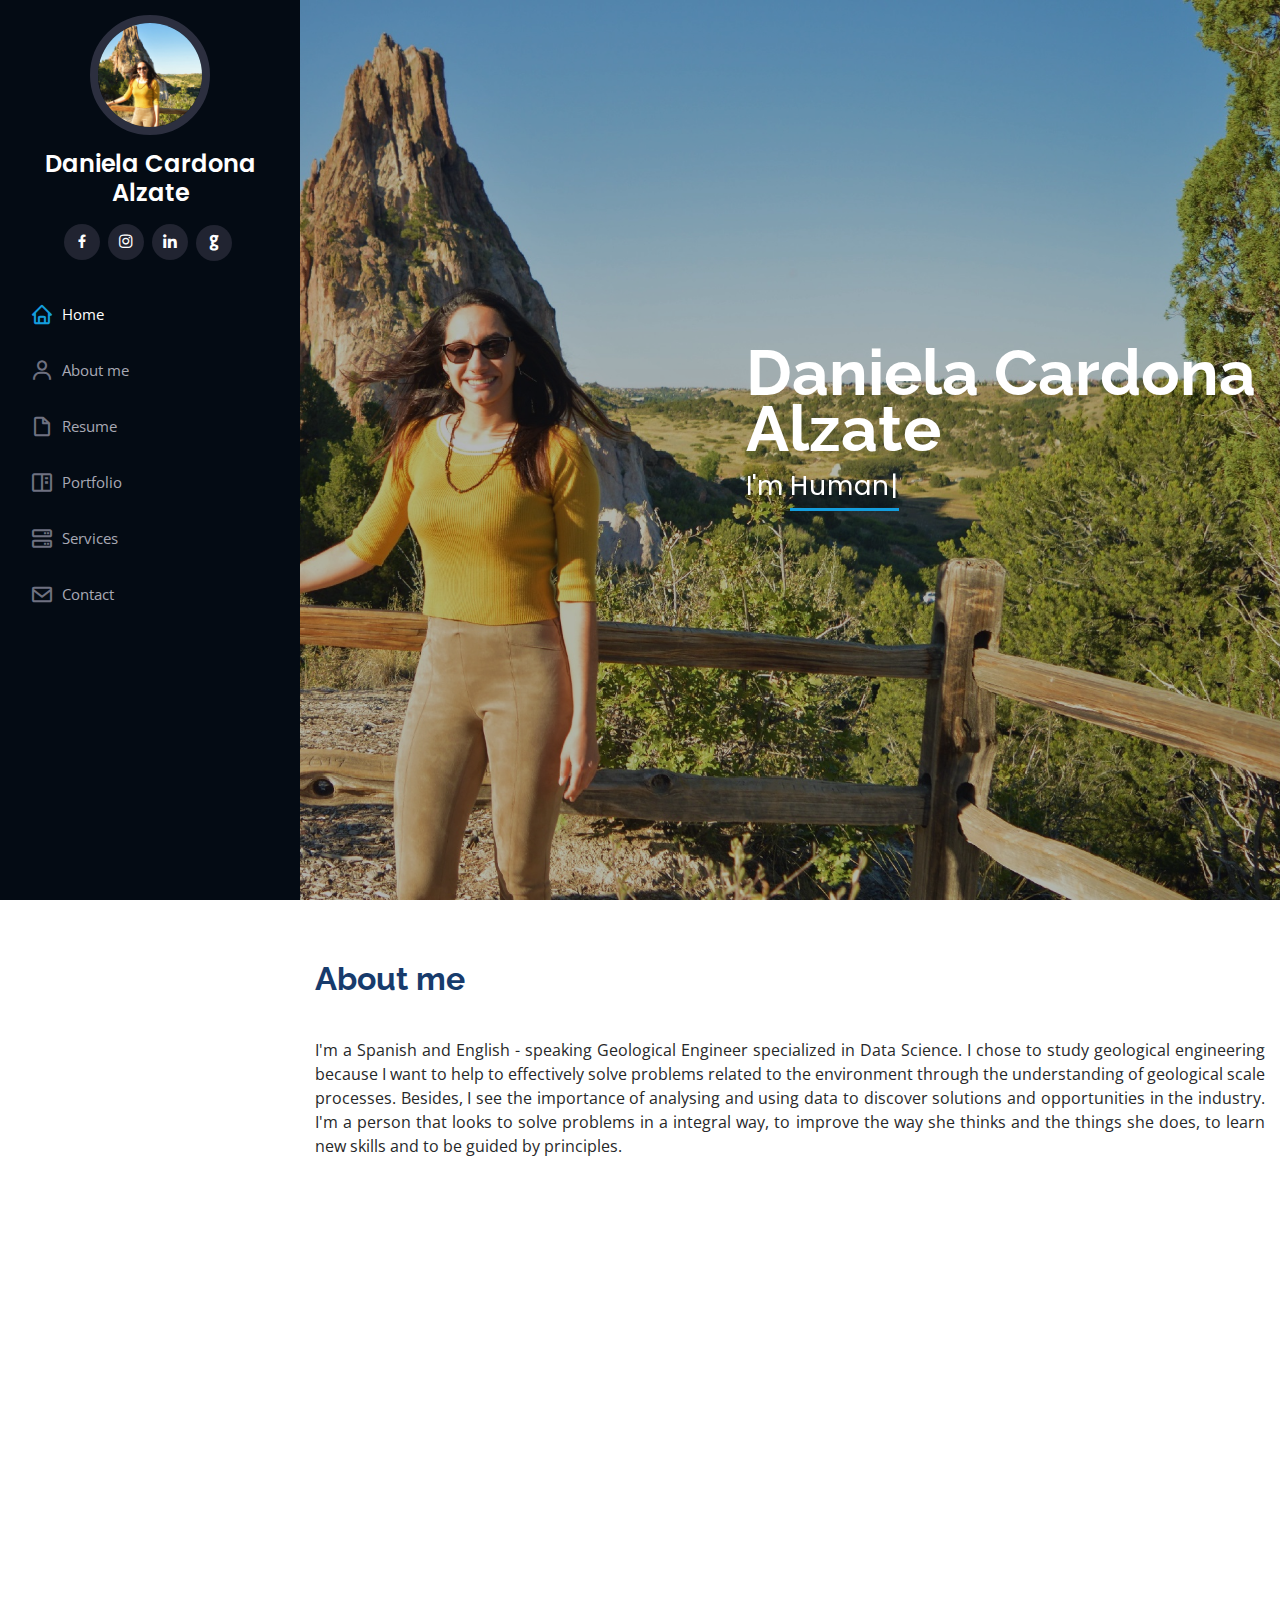
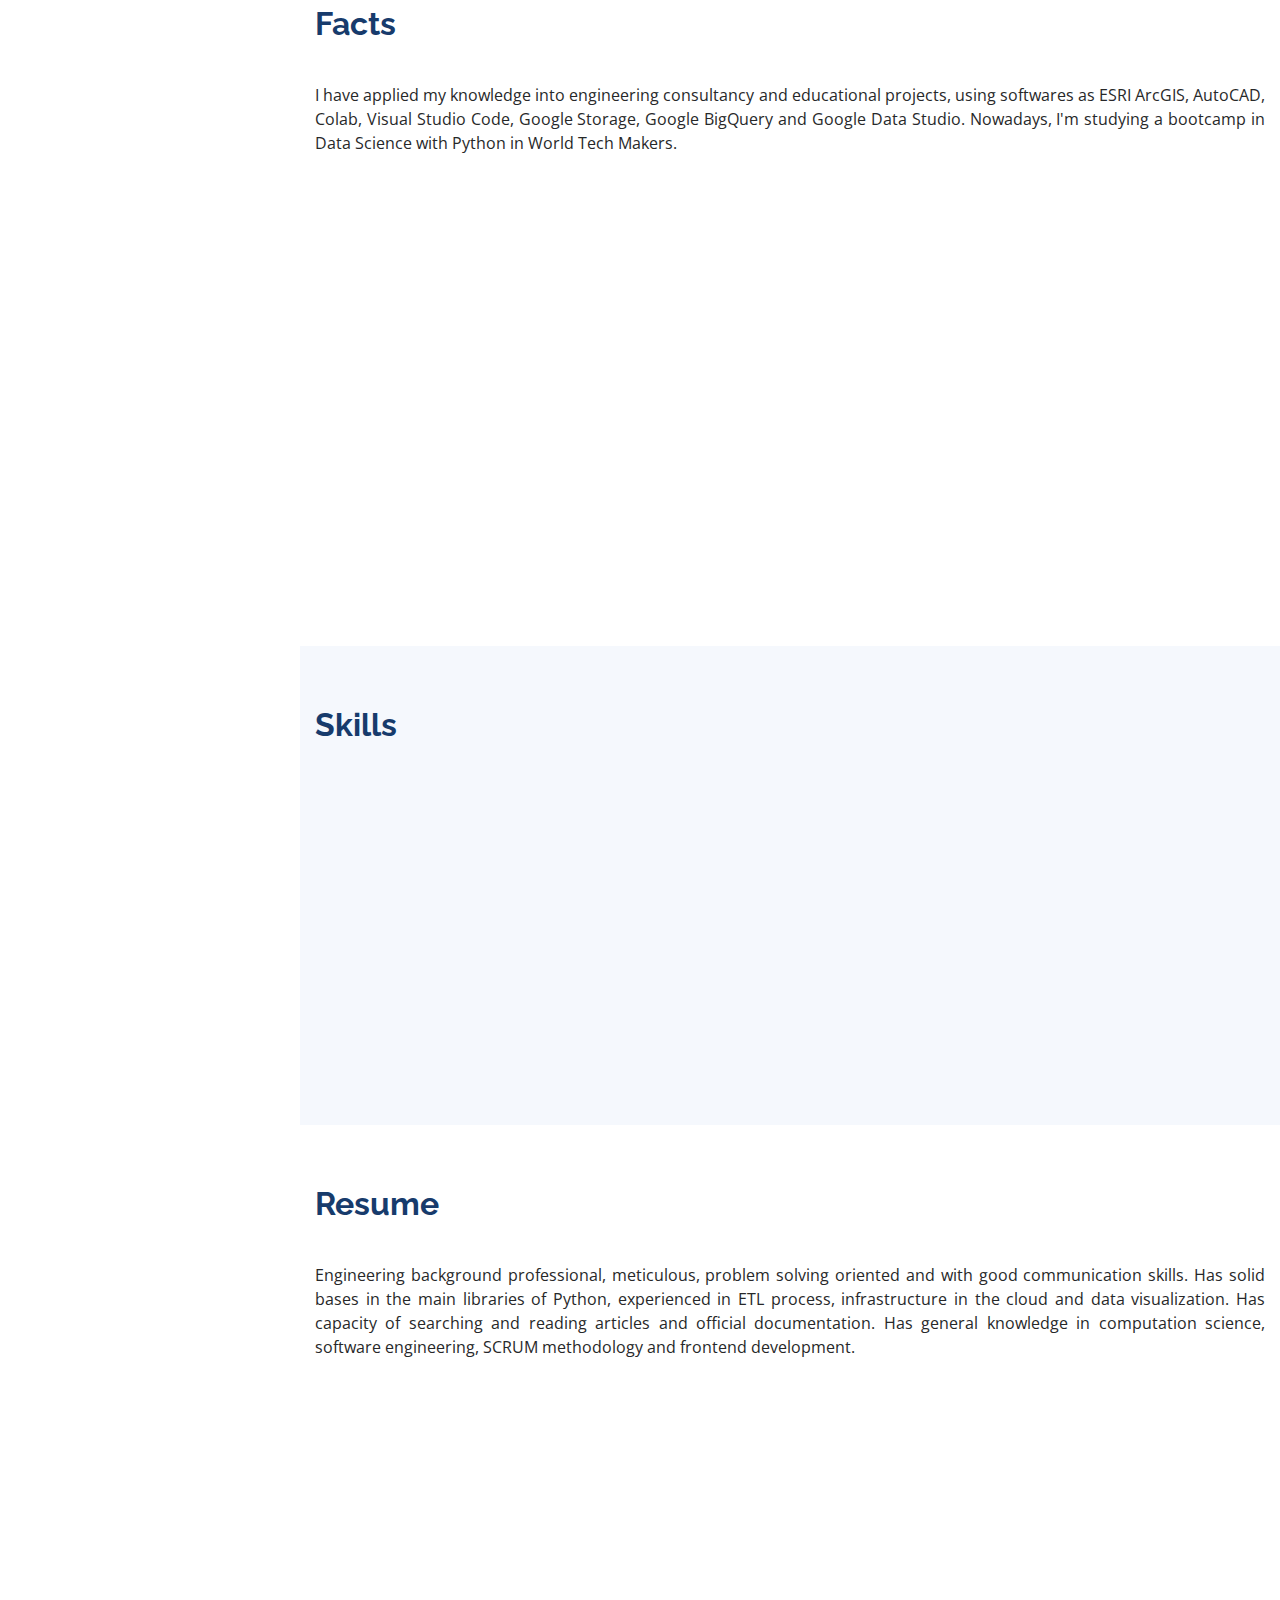
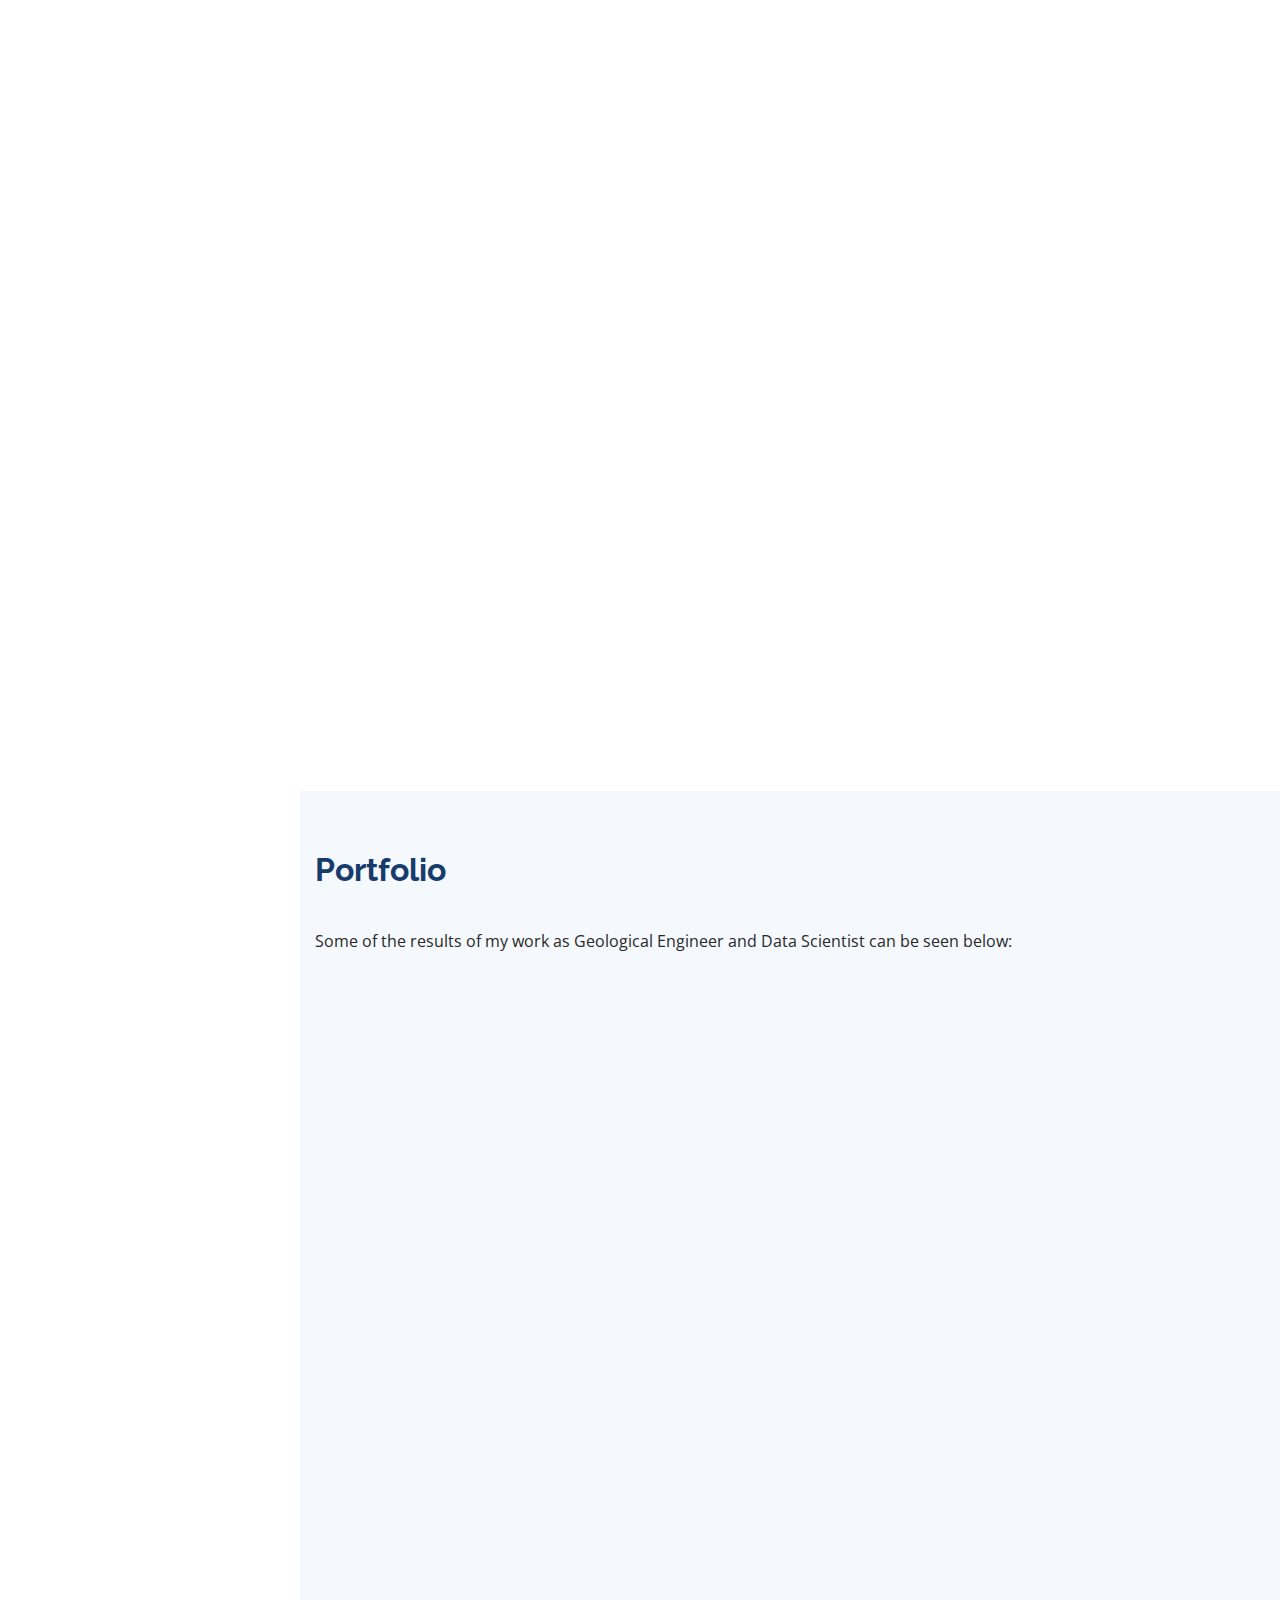
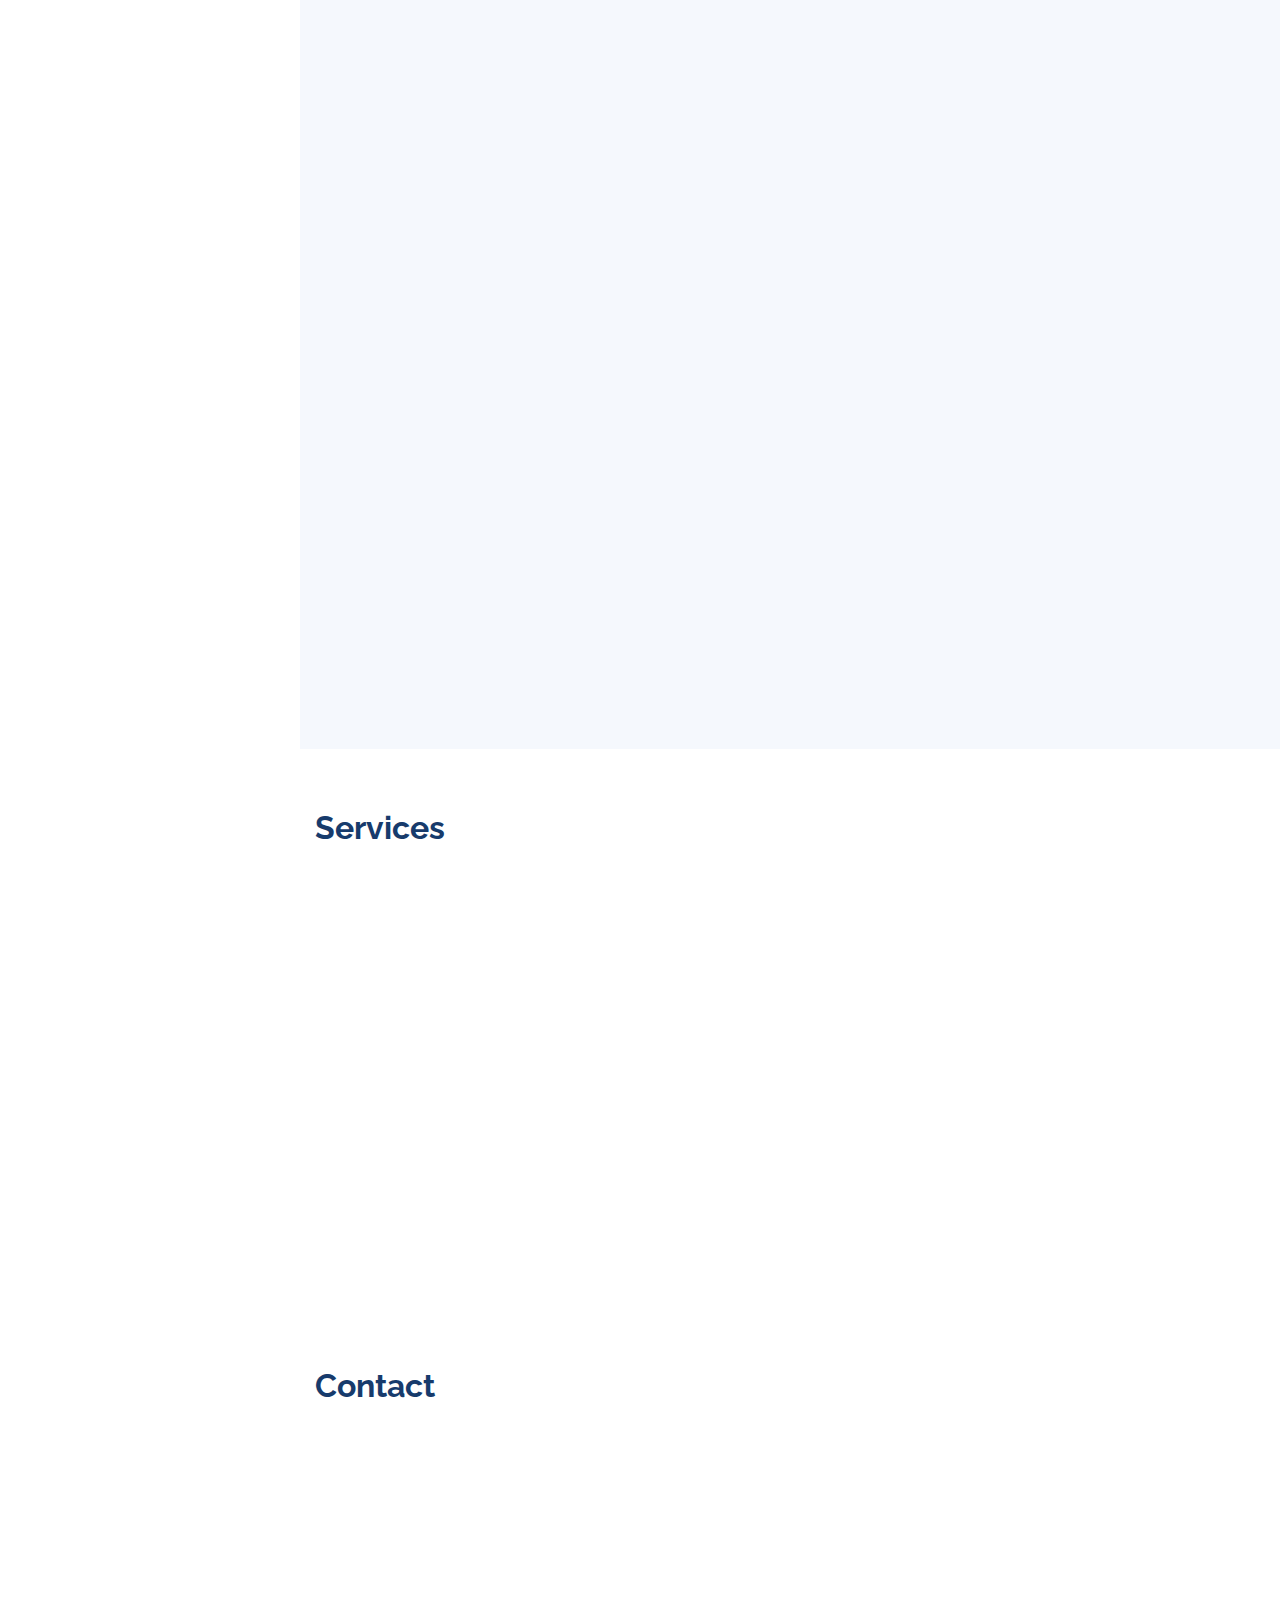
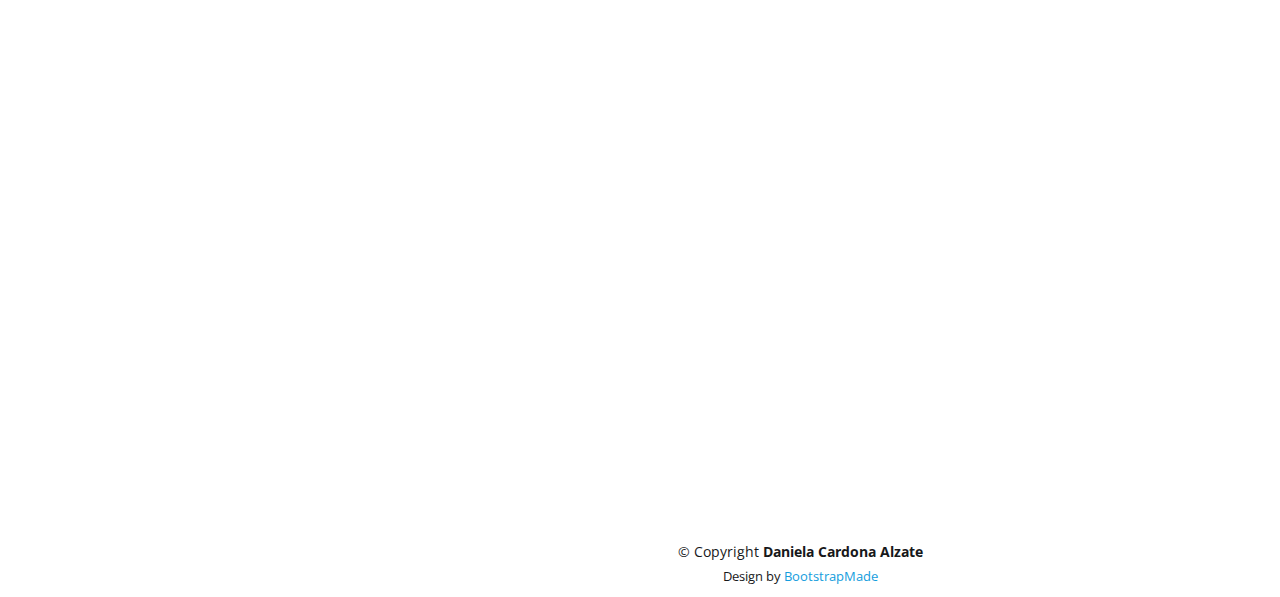
<file: index.html>
<!DOCTYPE html>
<html lang="en">

<head>
  <meta charset="utf-8">
  <meta content="width=device-width, initial-scale=1.0" name="viewport">

  <title>Portfolio Daniela Cardona Alzate</title>
  <meta content="" name="descriptison">
  <meta content="" name="keywords">

  <!-- Favicons -->
  <link href="assets/img/favicon.png" rel="icon">
  <link href="assets/img/apple-touch-icon.png" rel="apple-touch-icon">

  <!-- Google Fonts -->
  <link href="https://fonts.googleapis.com/css?family=Open+Sans:300,300i,400,400i,600,600i,700,700i|Raleway:300,300i,400,400i,500,500i,600,600i,700,700i|Poppins:300,300i,400,400i,500,500i,600,600i,700,700i" rel="stylesheet">

  <!-- Vendor CSS Files -->
  <link href="assets/vendor/bootstrap/css/bootstrap.min.css" rel="stylesheet">
  <link href="assets/vendor/icofont/icofont.min.css" rel="stylesheet">
  <link href="assets/vendor/boxicons/css/boxicons.min.css" rel="stylesheet">
  <link href="assets/vendor/venobox/venobox.css" rel="stylesheet">
  <link href="assets/vendor/owl.carousel/assets/owl.carousel.min.css" rel="stylesheet">
  <link href="assets/vendor/aos/aos.css" rel="stylesheet">

  <!-- Template Main CSS File -->
  <link href="assets/css/style.css" rel="stylesheet">

  <!-- =======================================================
  * Template Name: iPortfolio - v1.2.1
  * Template URL: https://bootstrapmade.com/iportfolio-bootstrap-portfolio-websites-template/
  * Author: BootstrapMade.com
  * License: https://bootstrapmade.com/license/
  ======================================================== -->
</head>

<body>

  <!-- ======= Mobile nav toggle button ======= -->
  <button type="button" class="mobile-nav-toggle d-xl-none"><i class="icofont-navigation-menu"></i></button>

  <!-- ======= Header ======= -->
  <header id="header">
    <div class="d-flex flex-column">

      <div class="profile">
        <img src="assets/img/profile-img.jpg" alt="" class="img-fluid rounded-circle">
        <h1 class="text-light align-content-center"><a href="index.html">Daniela Cardona <br> Alzate</a></h1>
        <div class="social-links mt-3 text-center">
          <!-- <a href="#" class="twitter"><i class="bx bxl-twitter"></i></a> -->
          <a href="https://www.facebook.com/daniela.cardonaalzate.3/" class="facebook"><i class="bx bxl-facebook"></i></a>
          <a href="https://www.instagram.com/danielacardonaalzate/" class="instagram"><i class="bx bxl-instagram"></i></a>
          <!-- <a href="#" class="google-plus"><i class="bx bxl-skype"></i></a> -->
          <a href="https://www.linkedin.com/in/daniela-cardona-alzate/" class="linkedin"><i class="bx bxl-linkedin"></i></a>
          <a href="https://github.com/dcardonaa21" class="github"><i class="icofont-github"></i></a>
        </div>
      </div>

      <nav class="nav-menu">
        <ul>
          <li class="active"><a href="Test.html"><i class="bx bx-home"></i> <span>Home</span></a></li>
          <li><a href="#about"><i class="bx bx-user"></i> <span>About me</span></a></li>
          <li><a href="#resume"><i class="bx bx-file-blank"></i> <span>Resume</span></a></li>
          <li><a href="#portfolio"><i class="bx bx-book-content"></i> Portfolio</a></li>
          <li><a href="#services"><i class="bx bx-server"></i> Services</a></li>
          <li><a href="#contact"><i class="bx bx-envelope"></i> Contact</a></li>

        </ul>
      </nav><!-- .nav-menu -->
      <button type="button" class="mobile-nav-toggle d-xl-none"><i class="icofont-navigation-menu"></i></button>

    </div>
  </header><!-- End Header -->

  <!-- ======= Hero Section ======= -->
  <section id="hero" class="d-inline-flex flex-column justify-content-md-around align-items-sm-end pr-lg-4">
    <div class="hero-container" data-aos="fade-in">
      <h1>Daniela Cardona <br>
        Alzate</h1>
      <p>I'm <span class="typed" data-typed-items="Human, Geological Engineer, Data Scientist"></span></p>
    </div>
  </section><!-- End Hero -->

  <main id="main">

    <!-- ======= About Section ======= -->
    <section id="about" class="about">
      <div class="container">

        <div class="section-title text-justify">
          <h2>About me</h2>
          <p>I'm a Spanish and English - speaking Geological Engineer specialized in Data Science. 
            I chose to study geological engineering because I want to help to effectively solve problems 
            related to the environment through the understanding of geological scale processes. Besides, 
            I see the importance of analysing and using data to discover solutions and opportunities in the industry.
            I'm a person that looks to solve problems in a integral way, to improve the way she thinks and the things
            she does, to learn new skills and to be guided by principles.</p>
        </div>

        <div class="row">
          <div class="col-lg-4" data-aos="fade-right">
            <img src="assets/img/profile-img.jpg" class="img-fluid" alt="">
          </div>
          <div class="col-lg-8 pt-4 pt-lg-0 content" data-aos="fade-left">
            <h3>Geological Engineer &amp; Data Scientist</h3>
            <!-- <p class="font-italic">
              
            </p> -->
            <div class="row">
              <div class="col-lg-6">
                <ul>
                  <li><i class="icofont-rounded-right"></i> <strong>Date of Birth:</strong> 21 Nov 1993</li>
                  <!-- <li><i class="icofont-rounded-right"></i> <strong>Website:</strong> www.example.com</li> -->
                  <li><i class="icofont-rounded-right"></i> <strong>Mobile:</strong> (+57) 321 2117408</li>
                  <li><i class="icofont-rounded-right"></i> <strong>City:</strong> Aurora, CO</li>
                </ul>
              </div>
              <div class="col-lg-6">
                <ul>
                  <li><i class="icofont-rounded-right"></i> <strong>Age:</strong> 27</li>
                  <li><i class="icofont-rounded-right"></i> <strong>Educational Level:</strong> Professional</li>
                  <li><i class="icofont-rounded-right"></i> <strong>E-mail:</strong> dcardonaa2111@gmail.com</li>
                  <!-- <li><i class="icofont-rounded-right"></i> <strong>Freelance:</strong> Available</li> -->
                </ul>
              </div>
            </div>
            <!-- <p>
              
            </p> -->
          </div>
        </div>

      </div>
    </section><!-- End About Section -->

    <!-- ======= Facts Section ======= -->
    <section id="facts" class="facts">
      <div class="container">

        <div class="section-title text-justify">
          <h2>Facts</h2>
          <p>I have applied my knowledge into engineering consultancy and educational projects, 
            using softwares as ESRI ArcGIS, AutoCAD, Colab, Visual Studio Code, Google Storage, 
            Google BigQuery and Google Data Studio. Nowadays, I'm studying a bootcamp in Data Science 
            with Python in World Tech Makers.</p>
        </div>

        <div class="row no-gutters">

          <div class="col-lg-4 col-md-6 d-md-flex align-items-md-stretch" data-aos="fade-up">
            <div class="count-box">
              <i class="icofont-simple-smile"></i>
              <span data-toggle="counter-up">5</span>
              <p><strong>Happy Clients</strong> <br> 
                <ul>
                  <li>World Tech Makers<br></li> 
                  <li>El Roble ATICO MINING<br></li>
                  <li>Concessionaire VINUS<br></li> 
                  <li>Concessionaire PACÍFICO 2<br></li>
                  <li>Mine La Jagua, PRODECO Group<br></li> 
                </ul></p>
            </div>
          </div>

          <div class="col-lg-4 col-md-6 d-md-flex align-items-md-stretch" data-aos="fade-up" data-aos-delay="100">
            <div class="count-box">
              <i class="icofont-document-folder"></i>
              <span data-toggle="counter-up">5</span>
              <p><strong>Projects</strong><br>
                <ul>
                  <li>Bootcamps Online<br></li>
                  <li>Maker Kits<br></li> 
                  <li>Soil study for housing pathology in La Jagua de Ibirico, Ces.</li>
                  <li>Stabiliy of a Filtering Plant in Carmen de Atrato, Cho.</li>
                  <li>Stability of an Excavation Material and Rubble 
                    Management Area in Bolombolo y Tarso, Ant.</li>
                </ul></p>
            </div>
          </div>

          <div class="col-lg-4 col-md-6 d-md-flex align-items-md-stretch" data-aos="fade-up" data-aos-delay="200">
            <div class="count-box">
              <i class="icofont-live-support"></i>
              <span data-toggle="counter-up">1,740</span>
              <p><strong>Work Hours</strong> </p>
            </div>
          </div>

          <!-- <div class="col-lg-3 col-md-6 d-md-flex align-items-md-stretch" data-aos="fade-up" data-aos-delay="300">
            <div class="count-box">
              <i class="icofont-users-alt-5"></i>
              <span data-toggle="counter-up">15</span>
              <p><strong>Hard Workers</strong> rerum asperiores dolor</p>
            </div>
          </div> -->

        </div>

      </div>
    </section><!-- End Facts Section -->

    <!-- ======= Skills Section ======= -->
    <section id="skills" class="skills section-bg">
      <div class="container">

        <div class="section-title">
          <h2>Skills</h2>
          <p></p>
        </div>

        <div class="row skills-content">

          <div class="col-lg-6" data-aos="fade-up">
            <div class="progress">
              <span class="skill">ETL process with Python (Pandas, Numpy, Matplotlib, Altair) <i class="val">80%</i></span>
              <div class="progress-bar-wrap">
                <div class="progress-bar" role="progressbar" aria-valuenow="80" aria-valuemin="0" aria-valuemax="100"></div>
              </div>
            </div>

            <div class="progress">
              <span class="skill">Virtualization with VirtualBox and Google Compute Engine <i class="val">70%</i></span>
              <div class="progress-bar-wrap">
                <div class="progress-bar" role="progressbar" aria-valuenow="70" aria-valuemin="0" aria-valuemax="100"></div>
              </div>
            </div>

            <div class="progress">
              <span class="skill">SQL & BigQuery <i class="val">60%</i></span>
              <div class="progress-bar-wrap">
                <div class="progress-bar" role="progressbar" aria-valuenow="60" aria-valuemin="0" aria-valuemax="100"></div>
              </div>
            </div>

            <div class="progress">
              <span class="skill">Web Design Languages (HTML, CSS, Bootstrap) <i class="val">60%</i></span>
              <div class="progress-bar-wrap">
                <div class="progress-bar" role="progressbar" aria-valuenow="60" aria-valuemin="0" aria-valuemax="100"></div>
              </div>
            </div>

            <div class="progress">
              <span class="skill">Data Visualization with Google Data Studio <i class="val">80%</i></span>
              <div class="progress-bar-wrap">
                <div class="progress-bar" role="progressbar" aria-valuenow="80" aria-valuemin="0" aria-valuemax="100"></div>
              </div>
            </div>

          </div>

          <div class="col-lg-6" data-aos="fade-up" data-aos-delay="100">
            <div class="progress">
              <span class="skill">Infrastructure with GIT, Google Storage and
                Google BigQuery <i class="val">70%</i></span>
              <div class="progress-bar-wrap">
                <div class="progress-bar" role="progressbar" aria-valuenow="70" aria-valuemin="0" aria-valuemax="100"></div>
              </div>
            </div>
                        
            <div class="progress">
              <span class="skill">ArcGIS ESRI <i class="val">70%</i></span>
              <div class="progress-bar-wrap">
                <div class="progress-bar" role="progressbar" aria-valuenow="70" aria-valuemin="0" aria-valuemax="100"></div>
              </div>
            </div>

            <div class="progress">
              <span class="skill">AutoCAD <i class="val">60%</i></span>
              <div class="progress-bar-wrap">
                <div class="progress-bar" role="progressbar" aria-valuenow="60" aria-valuemin="0" aria-valuemax="100"></div>
              </div>
            </div>

            <div class="progress">
              <span class="skill">Microsoft Office <i class="val">80%</i></span>
              <div class="progress-bar-wrap"> 
                <div class="progress-bar" role="progressbar" aria-valuenow="80" aria-valuemin="0" aria-valuemax="100"></div>
              </div>
            </div>

          </div>

        </div>

      </div>
    </section><!-- End Skills Section -->

    <!-- ======= Resume Section ======= -->
    <section id="resume" class="resume">
      <div class="container">

        <div class="section-title text-justify">
          <h2>Resume</h2>
          <p>Engineering background professional, meticulous, problem solving oriented and 
            with good communication skills. Has solid bases in the main libraries of Python, 
            experienced in ETL process, infrastructure in the cloud and data visualization. 
            Has capacity of searching and reading articles and official documentation. 
            Has general knowledge in computation science, software engineering, 
            SCRUM methodology and frontend development.</p>
        </div>

        <div class="row">
          <div class="col-lg-6" data-aos="fade-up">
            <h3 class="resume-title">Sumary</h3>
            <div class="resume-item pb-0 text-justify">
              <h4>Daniela Cardona Alzate</h4>
              <ul>
                <li>Aurora, CO</li>
                <li>(+57) 321 211-7408</li>
                <li>dcardonaa2111@gmail.com</li>
              </ul>
            </div>

          <h3 class="resume-title">Education</h3>
            <div class="resume-item">
              <h4>Geological Engineering</h4>
              <h5>2012 - 2018</h5>
              <p><em>National University of Colombia, Medellín Headquarters</em></p>
            </div>
            <div class="resume-item">
              <h4>Data Science with Python</h4>
              <h5>Present</h5>
              <p><em>World Tech Makers</em></p>
            </div>
            <div class="resume-item">
              <h4>ArcGIS Basic Seminar</h4>
              <h5>2018</h5>
              <p><em>National University of Colombia, Medellín Headquarters</em></p>
            </div>
            <div class="resume-item">
              <h4>English Program for Young People (Programa de Inglés para Jóvenes, PIJ)</h4>
              <h5>2008 - 2012</h5>
              <p><em>University of Antioquia, Medellín Headquarters</em></p>
            </div>
          </div>
          
          
          <div class="col-lg-6" data-aos="fade-up" data-aos-delay="100">
            <h3 class="resume-title">Professional Experience </h3>
            
            <div class="resume-item text-justify">
              <h4>Data Scientist</h4>
              <h5>2020</h5>
              <p><em>World Tech Makers</em></p>
              <ul>
                <li>Identified and understand metrics, variables and risk factors in educational pilots measurement.</li>
                <li>Extracted, Transformed and Loaded a great amount of public datasets using Python, 
                  Google Cloud Platform, Colab notebooks and GitHub.</li>
                <li>
                  Created analytics boards in Google Data Studio.</li>
               
              </ul>
            </div>

            <div class="resume-item text-justify">
              <h4>Geological Engineer</h4>
              <h5>2019 - 2020</h5>
              <p><em>ENCIVIL S.A.S., Medellín, Antioquia </em></p>
              <ul>
                <li>In field, observed and registered geological information oriented to produce geotechnical reports. 
                  Learned from scratch how to manage AutoCAD and optimized the usage of ArcGIS. </li>
                <li>Made decisions with limited information and under pressure to model geological profiles and geotechnical 
                  oriented reports.</li>
                <li>Continously communicated and worked with an interdisciplinary team.</li>In field, observed and registered geological information oriented to produce geotechnical reports. 
                <li>Led the delivery of the geological chapter of several small projects reports and the delivery of a group of geological maps for a municipality scale project.</li>
                <li>Learned from scratch how to manage AutoCAD and optimized the usage of ArcGIS.</li>
              </ul>
            </div>
            
          </div>
        </div>

      </div>
    </section><!-- End Resume Section -->

    <!-- ======= Portfolio Section ======= -->
    <section id="portfolio" class="portfolio section-bg">
      <div class="container">

        <div class="section-title text-justify">
          <h2>Portfolio</h2>
          <p>Some of the results of my work as Geological Engineer and Data Scientist can be seen below:</p>
        </div>

        <div class="row" data-aos="fade-up">
          <div class="col-lg-12 d-flex justify-content-center">
            <ul id="portfolio-flters">
              <li data-filter="*" class="filter-active">All</li>
              <li data-filter=".filter-app">ArcGIS</li>
              <li data-filter=".filter-card">AutoCAD</li>
              <li data-filter=".filter-web">Google Data Studio</li>
            </ul>
          </div>
        </div>

        <div class="row portfolio-container" data-aos="fade-up" data-aos-delay="100">

          <div class="col-lg-6 col-md-6 portfolio-item filter-app">
            <div class="portfolio-wrap">
              <img src="assets/img/portfolio/portfolio-1.jpg" class="img-fluid" alt="">
              <div class="portfolio-links">
                <a href="assets/img/portfolio/portfolio-1.jpg" data-gall="portfolioGallery" class="venobox" title="App 1"><i class="bx bx-plus"></i></a>
                <a href="pages/portfolio-details.html" title="More Details"><i class="bx bx-link"></i></a>
              </div>
            </div>
          </div>

          <div class="col-lg-6 col-md-6 portfolio-item filter-card">
            <div class="portfolio-wrap">
              <img src="assets/img/portfolio/portfolio-2.jpg" class="img-fluid" alt="">
              <div class="portfolio-links">
                <a href="assets/img/portfolio/portfolio-2.jpg" data-gall="portfolioGallery" class="venobox" title="Web 3"><i class="bx bx-plus"></i></a>
                <a href="pages/portfolio-details.html" title="More Details"><i class="bx bx-link"></i></a>
              </div>
            </div>
          </div>

          <div class="col-lg-6 col-md-6 portfolio-item filter-card">
            <div class="portfolio-wrap">
              <img src="assets/img/portfolio/portfolio-3.jpg" class="img-fluid" alt="">
              <div class="portfolio-links">
                <a href="assets/img/portfolio/portfolio-3.jpg" data-gall="portfolioGallery" class="venobox" title="App 2"><i class="bx bx-plus"></i></a>
                <a href="pages/portfolio-details.html" title="More Details"><i class="bx bx-link"></i></a>
              </div>
            </div>
          </div>

          <div class="col-lg-6 col-md-6 portfolio-item filter-card">
            <div class="portfolio-wrap">
              <img src="assets/img/portfolio/portfolio-4.jpg" class="img-fluid" alt="">
              <div class="portfolio-links">
                <a href="assets/img/portfolio/portfolio-4.jpg" data-gall="portfolioGallery" class="venobox" title="Card 2"><i class="bx bx-plus"></i></a>
                <a href="pages/portfolio-details.html" title="More Details"><i class="bx bx-link"></i></a>
              </div>
            </div>
          </div>

          <div class="col-lg-6 col-md-6 portfolio-item filter-web">
            <div class="portfolio-wrap">
              <iframe width="600" height="450" src="https://datastudio.google.com/embed/reporting/2c4b06bc-2f81-45c3-bbb0-47419d9f2a59/page/INWpB" frameborder="0" style="border:0" allowfullscreen></iframe>
              <div class="portfolio-links">
                <iframe width="600" height="450" src="https://datastudio.google.com/embed/reporting/2c4b06bc-2f81-45c3-bbb0-47419d9f2a59/page/INWpB" frameborder="0" style="border:0" allowfullscreen data-gall="portfolioGallery" class="venobox" title="Web 1"><i class="bx bx-plus"></i></iframe>
                <a href="pages/portfolio-details.html" title="More Details"><i class="bx bx-link"></i></a>
              </div>
            </div>
          </div>

          <div class="col-lg-6 col-md-6 portfolio-item filter-web">
            <div class="portfolio-wrap">
              <iframe width="600" height="450" src="https://datastudio.google.com/embed/reporting/6928f06f-f209-4a9a-b2fa-49865bd6976e/page/WJWhB" frameborder="0" style="border:0" allowfullscreen></iframe>
              <div class="portfolio-links">
                <iframe width="600" height="450" src="https://datastudio.google.com/embed/reporting/6928f06f-f209-4a9a-b2fa-49865bd6976e/page/WJWhB" frameborder="0" style="border:0" allowfullscreen data-gall="portfolioGallery" class="venobox" title="Web 2"><i class="bx bx-plus"></i></iframe>
                <a href="pages/portfolio-details.html" title="More Details"><i class="bx bx-link"></i></a>
              </div>
            </div>
          </div>
        </div>

      </div>
    </section><!-- End Portfolio Section -->

    <!-- ======= Services Section ======= -->
    <section id="services" class="services">
      <div class="container">

        <div class="section-title">
          <h2>Services</h2>
          <p></p>
        </div>

        <div class="row no-gutters">

          <div class="col-lg-4 col-md-6 d-md-flex align-items-md-stretch" data-aos="fade-up">
            <div class="count-box">
              <i class="icofont-unique-idea"></i>
              <p><strong>Devising</strong> <br> 
                Identify data-analytics opportunities and determining correct data sets and variables.<br></li> 
              </p>
            </div>
          </div>

          <div class="col-lg-4 col-md-6 d-md-flex align-items-md-stretch" data-aos="fade-up" data-aos-delay="100">
            <div class="count-box">
              <i class="icofont-database"></i>
              <p><strong>Searching</strong><br>
                Gathering large data sets.<br></li>
              </p>
            </div>
          </div>

          <div class="col-lg-4 col-md-6 d-md-flex align-items-md-stretch" data-aos="fade-up" data-aos-delay="200">
            <div class="count-box">
              <i class="icofont-code"></i>
              <p><strong>ETL process</strong> <br>
                Extract, Transform and Load data using Python and Google Cloud Infrastructure.<br></li>
              </p>    </div>
          </div>
        
          <div class="row no-gutters">

            <div class="col-lg-4 col-md-6 d-md-flex align-items-md-stretch" data-aos="fade-up">
              <div class="count-box">
                <i class="icofont-math"></i>
                <p><strong>Computer science solutions</strong> <br> 
                  Devising and applying models and algorithms.<br></li> 
                </p>
              </div>
            </div>
  
            <div class="col-lg-4 col-md-6 d-md-flex align-items-md-stretch" data-aos="fade-up" data-aos-delay="100">
              <div class="count-box">
                <i class="icofont-connection"></i>
                <p><strong>Extracting insights</strong><br>
                  Interpreting data to discover solutions and opportunities.<br></li>
                </p>
              </div>
            </div>
  
            <div class="col-lg-4 col-md-6 d-md-flex align-items-md-stretch" data-aos="fade-up" data-aos-delay="200">
              <div class="count-box">
                <i class="icofont-dashboard-web"></i>
                <p><strong>Flexible communication</strong><br>
                  Visualizing and communicating findings to stakeholders in English or Spanish.</li>
                </p>  </div>
            </div>  
        </div>
      </div>
    </section><!-- End Services Section -->

    <!-- ======= Contact Section ======= -->
    <section id="contact" class="contact">
      <div class="container">

        <div class="section-title">
          <h2>Contact</h2>
          <p></p>
        </div>

        <div class="row" data-aos="fade-in">

          <div class="col-lg-12 d-flex align-items-stretch ">
            <div class="info ">
              <div class="address col-lg-6" >
                <i class="icofont-google-map"></i>
                <h4>Location:</h4>
                <p>Aurora, CO</p>
              </div>

              <div class="email col-lg-6">
                <i class="icofont-envelope"></i>
                <h4>E-mail:</h4>
                <p>dcardonaa2111@gmail.com</p>
              </div>
              <div>
                <iframe src="https://www.google.com/maps/embed?pb=!1m18!1m12!1m3!1d196496.19226431355!2d-104.82692029170659!3d39.689015055470804!2m3!1f0!2f0!3f0!3m2!1i1024!2i768!4f13.1!3m3!1m2!1s0x876c588622ba2b9b%3A0x8441e0688ba2e678!2sAurora%2C%20Colorado%2C%20EE.%20UU.!5e0!3m2!1ses-419!2sco!4v1607027803062!5m2!1ses-419!2sco" width="400" height="300" frameborder="0" style="border:0;" allowfullscreen="" aria-hidden="false" tabindex="0"></iframe>
              </div>
            </div>

          </div>

        </div>

      </div>
    </section><!-- End Contact Section -->

  </main><!-- End #main -->

  <!-- ======= Footer ======= -->
  <footer id="footer">
    <div class="container">
      <div class="copyright">
        &copy; Copyright <strong><span>Daniela Cardona Alzate</span></strong>
      </div>
      <div class="credits">
        <!-- All the links in the footer should remain intact. -->
        <!-- You can delete the links only if you purchased the pro version. -->
        <!-- Licensing information: https://bootstrapmade.com/license/ -->
        <!-- Purchase the pro version with working PHP/AJAX contact form: https://bootstrapmade.com/iportfolio-bootstrap-portfolio-websites-template/ -->
        Design by <a href="https://bootstrapmade.com/">BootstrapMade</a>
      </div>
    </div>
  </footer><!-- End  Footer -->

  <a href="#" class="back-to-top"><i class="icofont-simple-up"></i></a>

  <!-- Vendor JS Files -->
  <script src="assets/vendor/jquery/jquery.min.js"></script>
  <script src="assets/vendor/bootstrap/js/bootstrap.bundle.min.js"></script>
  <script src="assets/vendor/jquery.easing/jquery.easing.min.js"></script>
  <script src="assets/vendor/php-email-form/validate.js"></script>
  <script src="assets/vendor/waypoints/jquery.waypoints.min.js"></script>
  <script src="assets/vendor/counterup/counterup.min.js"></script>
  <script src="assets/vendor/isotope-layout/isotope.pkgd.min.js"></script>
  <script src="assets/vendor/venobox/venobox.min.js"></script>
  <script src="assets/vendor/owl.carousel/owl.carousel.min.js"></script>
  <script src="assets/vendor/typed.js/typed.min.js"></script>
  <script src="assets/vendor/aos/aos.js"></script>

  <!-- Template Main JS File -->
  <script src="assets/js/main.js"></script>

</body>

</html>
</file>
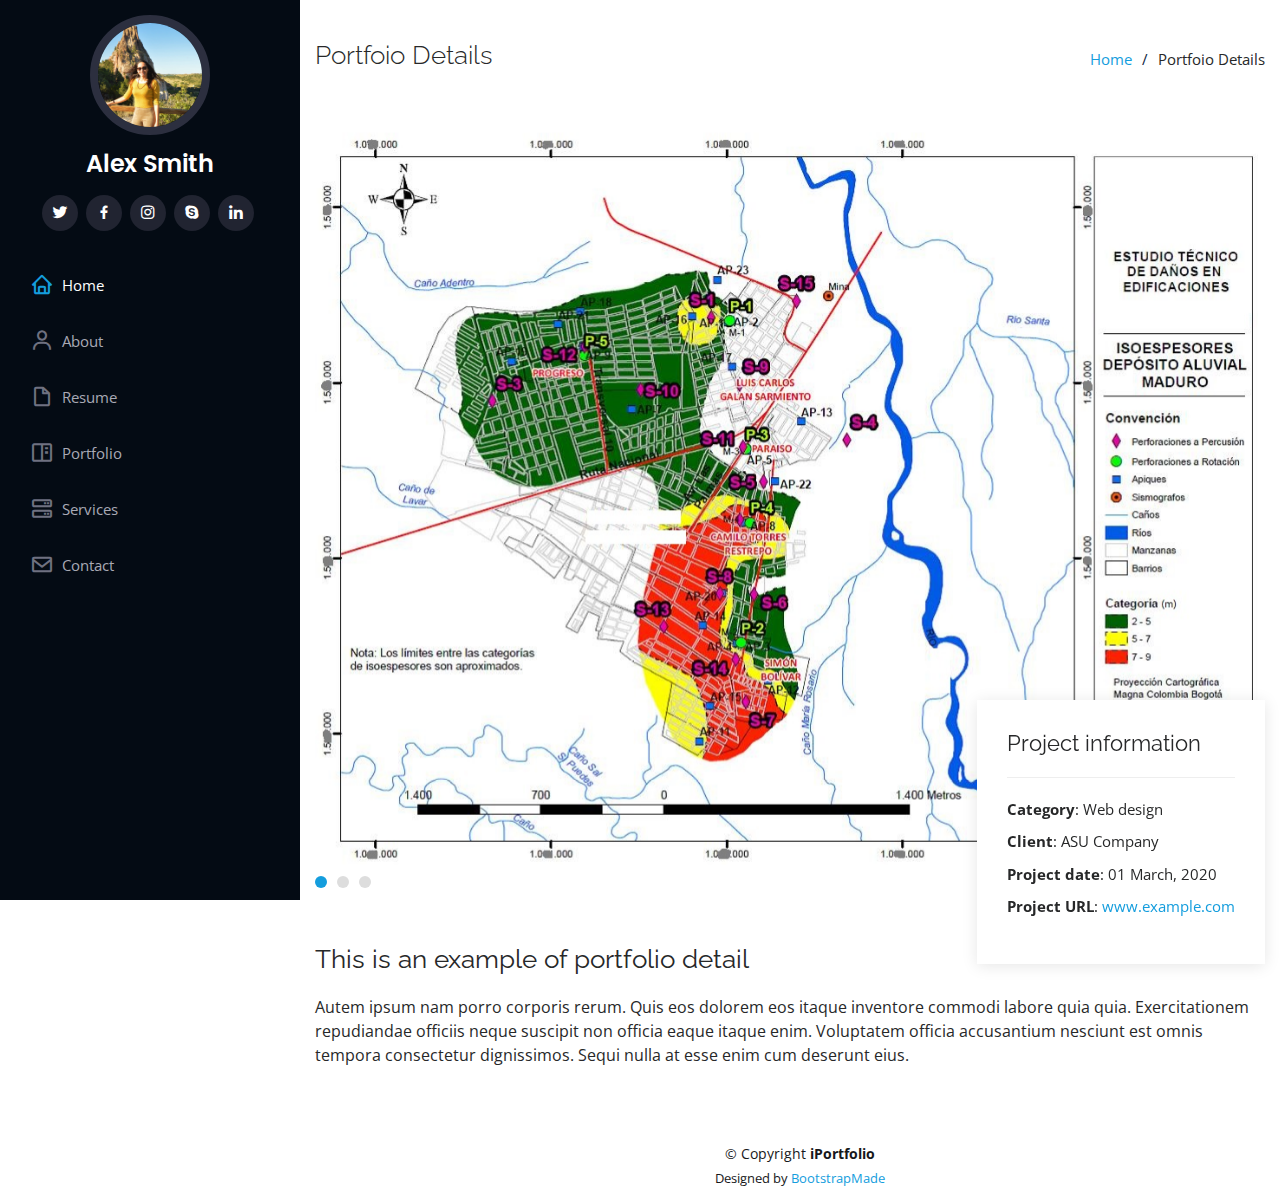
<file: portfolio-details.html>
<!DOCTYPE html>
<html lang="en">

<head>
  <meta charset="utf-8">
  <meta content="width=device-width, initial-scale=1.0" name="viewport">

  <title>Portfolio Details - iPortfolio Bootstrap Template</title>
  <meta content="" name="descriptison">
  <meta content="" name="keywords">

  <!-- Favicons -->
  <link href="assets/img/favicon.png" rel="icon">
  <link href="assets/img/apple-touch-icon.png" rel="apple-touch-icon">

  <!-- Google Fonts -->
  <link href="https://fonts.googleapis.com/css?family=Open+Sans:300,300i,400,400i,600,600i,700,700i|Raleway:300,300i,400,400i,500,500i,600,600i,700,700i|Poppins:300,300i,400,400i,500,500i,600,600i,700,700i" rel="stylesheet">

  <!-- Vendor CSS Files -->
  <link href="assets/vendor/bootstrap/css/bootstrap.min.css" rel="stylesheet">
  <link href="assets/vendor/icofont/icofont.min.css" rel="stylesheet">
  <link href="assets/vendor/boxicons/css/boxicons.min.css" rel="stylesheet">
  <link href="assets/vendor/venobox/venobox.css" rel="stylesheet">
  <link href="assets/vendor/owl.carousel/assets/owl.carousel.min.css" rel="stylesheet">
  <link href="assets/vendor/aos/aos.css" rel="stylesheet">

  <!-- Template Main CSS File -->
  <link href="assets/css/style.css" rel="stylesheet">

  <!-- =======================================================
  * Template Name: iPortfolio - v1.2.1
  * Template URL: https://bootstrapmade.com/iportfolio-bootstrap-portfolio-websites-template/
  * Author: BootstrapMade.com
  * License: https://bootstrapmade.com/license/
  ======================================================== -->
</head>

<body>

  <!-- ======= Mobile nav toggle button ======= -->
  <button type="button" class="mobile-nav-toggle d-xl-none"><i class="icofont-navigation-menu"></i></button>

  <!-- ======= Header ======= -->
  <header id="header">
    <div class="d-flex flex-column">

      <div class="profile">
        <img src="assets/img/profile-img.jpg" alt="" class="img-fluid rounded-circle">
        <h1 class="text-light"><a href="index.html">Alex Smith</a></h1>
        <div class="social-links mt-3 text-center">
          <a href="#" class="twitter"><i class="bx bxl-twitter"></i></a>
          <a href="#" class="facebook"><i class="bx bxl-facebook"></i></a>
          <a href="#" class="instagram"><i class="bx bxl-instagram"></i></a>
          <a href="#" class="google-plus"><i class="bx bxl-skype"></i></a>
          <a href="#" class="linkedin"><i class="bx bxl-linkedin"></i></a>
        </div>
      </div>

      <nav class="nav-menu">
        <ul>
          <li class="active"><a href="index.html"><i class="bx bx-home"></i> <span>Home</span></a></li>
          <li><a href="#about"><i class="bx bx-user"></i> <span>About</span></a></li>
          <li><a href="#resume"><i class="bx bx-file-blank"></i> <span>Resume</span></a></li>
          <li><a href="#portfolio"><i class="bx bx-book-content"></i> Portfolio</a></li>
          <li><a href="#services"><i class="bx bx-server"></i> Services</a></li>
          <li><a href="#contact"><i class="bx bx-envelope"></i> Contact</a></li>

        </ul>
      </nav><!-- .nav-menu -->
      <button type="button" class="mobile-nav-toggle d-xl-none"><i class="icofont-navigation-menu"></i></button>

    </div>
  </header><!-- End Header -->

  <main id="main">

    <!-- ======= Breadcrumbs ======= -->
    <section id="breadcrumbs" class="breadcrumbs">
      <div class="container">

        <div class="d-flex justify-content-between align-items-center">
          <h2>Portfoio Details</h2>
          <ol>
            <li><a href="index.html">Home</a></li>
            <li>Portfoio Details</li>
          </ol>
        </div>

      </div>
    </section><!-- End Breadcrumbs -->

    <!-- ======= Portfolio Details Section ======= -->
    <section id="portfolio-details" class="portfolio-details">
      <div class="container">

        <div class="portfolio-details-container">

          <div class="owl-carousel portfolio-details-carousel">
            <img src="assets/img/portfolio-details-1.jpg" class="img-fluid" alt="">
            <img src="assets/img/portfolio-details-2.jpg" class="img-fluid" alt="">
            <img src="assets/img/portfolio-details-3.jpg" class="img-fluid" alt="">
          </div>

          <div class="portfolio-info">
            <h3>Project information</h3>
            <ul>
              <li><strong>Category</strong>: Web design</li>
              <li><strong>Client</strong>: ASU Company</li>
              <li><strong>Project date</strong>: 01 March, 2020</li>
              <li><strong>Project URL</strong>: <a href="#">www.example.com</a></li>
            </ul>
          </div>

        </div>

        <div class="portfolio-description">
          <h2>This is an example of portfolio detail</h2>
          <p>
            Autem ipsum nam porro corporis rerum. Quis eos dolorem eos itaque inventore commodi labore quia quia. Exercitationem repudiandae officiis neque suscipit non officia eaque itaque enim. Voluptatem officia accusantium nesciunt est omnis tempora consectetur dignissimos. Sequi nulla at esse enim cum deserunt eius.
          </p>
        </div>

      </div>
    </section><!-- End Portfolio Details Section -->

  </main><!-- End #main -->

  <!-- ======= Footer ======= -->
  <footer id="footer">
    <div class="container">
      <div class="copyright">
        &copy; Copyright <strong><span>iPortfolio</span></strong>
      </div>
      <div class="credits">
        <!-- All the links in the footer should remain intact. -->
        <!-- You can delete the links only if you purchased the pro version. -->
        <!-- Licensing information: https://bootstrapmade.com/license/ -->
        <!-- Purchase the pro version with working PHP/AJAX contact form: https://bootstrapmade.com/iportfolio-bootstrap-portfolio-websites-template/ -->
        Designed by <a href="https://bootstrapmade.com/">BootstrapMade</a>
      </div>
    </div>
  </footer><!-- End  Footer -->

  <a href="#" class="back-to-top"><i class="icofont-simple-up"></i></a>

  <!-- Vendor JS Files -->
  <script src="assets/vendor/jquery/jquery.min.js"></script>
  <script src="assets/vendor/bootstrap/js/bootstrap.bundle.min.js"></script>
  <script src="assets/vendor/jquery.easing/jquery.easing.min.js"></script>
  <script src="assets/vendor/php-email-form/validate.js"></script>
  <script src="assets/vendor/waypoints/jquery.waypoints.min.js"></script>
  <script src="assets/vendor/counterup/counterup.min.js"></script>
  <script src="assets/vendor/isotope-layout/isotope.pkgd.min.js"></script>
  <script src="assets/vendor/venobox/venobox.min.js"></script>
  <script src="assets/vendor/owl.carousel/owl.carousel.min.js"></script>
  <script src="assets/vendor/typed.js/typed.min.js"></script>
  <script src="assets/vendor/aos/aos.js"></script>

  <!-- Template Main JS File -->
  <script src="assets/js/main.js"></script>

</body>

</html>
</file>
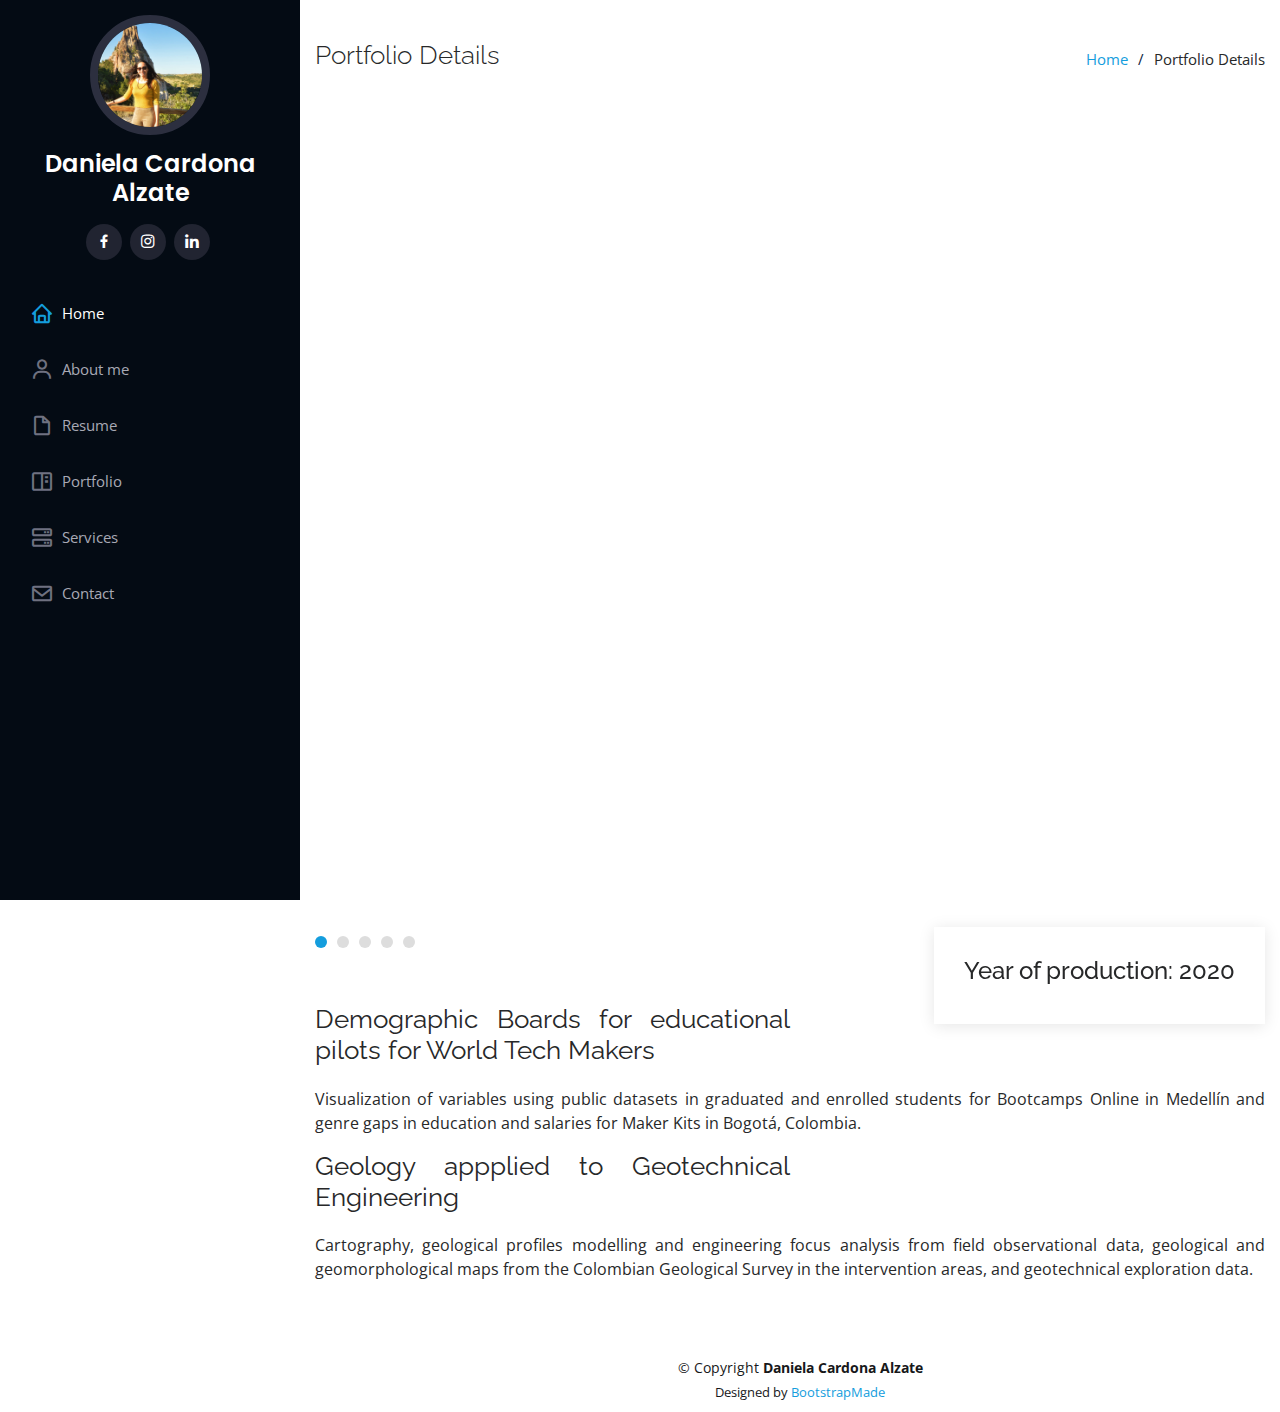
<file: pages/portfolio-details.html>
<!DOCTYPE html>
<html lang="en">

<head>
  <meta charset="utf-8">
  <meta content="width=device-width, initial-scale=1.0" name="viewport">

  <title>Daniela Cardona Alzate - Portfolio</title>
  <meta content="" name="descriptison">
  <meta content="" name="keywords">

  <!-- Favicons -->
  <link href="../assets/img/favicon.png" rel="icon">
  <link href="../assets/img/apple-touch-icon.png" rel="apple-touch-icon">

  <!-- Google Fonts -->
  <link href="https://fonts.googleapis.com/css?family=Open+Sans:300,300i,400,400i,600,600i,700,700i|Raleway:300,300i,400,400i,500,500i,600,600i,700,700i|Poppins:300,300i,400,400i,500,500i,600,600i,700,700i" rel="stylesheet">

  <!-- Vendor CSS Files -->
  <link href="../assets/vendor/bootstrap/css/bootstrap.min.css" rel="stylesheet">
  <link href="../assets/vendor/icofont/icofont.min.css" rel="stylesheet">
  <link href="../assets/vendor/boxicons/css/boxicons.min.css" rel="stylesheet">
  <link href="../assets/vendor/venobox/venobox.css" rel="stylesheet">
  <link href="../assets/vendor/owl.carousel/assets/owl.carousel.min.css" rel="stylesheet">
  <link href="../assets/vendor/aos/aos.css" rel="stylesheet">

  <!-- Template Main CSS File -->
  <link href="../assets/css/style.css" rel="stylesheet">

  <!-- =======================================================
  * Template Name: iPortfolio - v1.2.1
  * Template URL: https://bootstrapmade.com/iportfolio-bootstrap-portfolio-websites-template/
  * Author: BootstrapMade.com
  * License: https://bootstrapmade.com/license/
  ======================================================== -->
</head>

<body>

  <!-- ======= Mobile nav toggle button ======= -->
  <button type="button" class="mobile-nav-toggle d-xl-none"><i class="icofont-navigation-menu"></i></button>

  <!-- ======= Header ======= -->
  <header id="header">
    <div class="d-flex flex-column">

      <div class="profile">
        <img src="../assets/img/profile-img.jpg" alt="" class="img-fluid rounded-circle">
        <h1 class="text-light"><a href="index.html">Daniela Cardona <br> Alzate</a></h1>
        <div class="social-links mt-3 text-center">
          <a href="#" class="facebook"><i class="bx bxl-facebook"></i></a>
          <a href="#" class="instagram"><i class="bx bxl-instagram"></i></a>
          <a href="#" class="linkedin"><i class="bx bxl-linkedin"></i></a>
        </div>
      </div>

      <nav class="nav-menu">
        <ul>
          <li class="active"><a href="../index.html"><i class="bx bx-home"></i> <span>Home</span></a></li>
          <li><a href="../index.html#about"><i class="bx bx-user"></i> <span>About me</span></a></li>
          <li><a href="../index.html#resume"><i class="bx bx-file-blank"></i> <span>Resume</span></a></li>
          <li><a href="../index.html#portfolio"><i class="bx bx-book-content"></i> Portfolio</a></li>
          <li><a href="../index.html#services"><i class="bx bx-server"></i> Services</a></li>
          <li><a href="../index.html#contact"><i class="bx bx-envelope"></i> Contact</a></li>

        </ul>
      </nav><!-- .nav-menu -->
      <button type="button" class="mobile-nav-toggle d-xl-none"><i class="icofont-navigation-menu"></i></button>

    </div>
  </header><!-- End Header -->

  <main id="main">

    <!-- ======= Breadcrumbs ======= -->
    <section id="breadcrumbs" class="breadcrumbs">
      <div class="container">

        <div class="d-flex justify-content-between align-items-center">
          <h2>Portfolio Details</h2>
          <ol>
            <li><a href="../index.html">Home</a></li>
            <li>Portfolio Details</li>
          </ol>
        </div>

      </div>
    </section><!-- End Breadcrumbs -->

    <!-- ======= Portfolio Details Section ======= -->
    <section id="portfolio-details" class="portfolio-details">
      <div class="container">

        <div class="portfolio-details-container">

          <div class="owl-carousel portfolio-details-carousel">
            <iframe width="1000" height="800" src="https://datastudio.google.com/embed/reporting/2c4b06bc-2f81-45c3-bbb0-47419d9f2a59/page/INWpB" frameborder="0" style="border:0" allowfullscreen></iframe>
            <iframe width="1000" height="800" src="https://datastudio.google.com/embed/reporting/6928f06f-f209-4a9a-b2fa-49865bd6976e/page/WJWhB" frameborder="0" style="border:0" allowfullscreen></iframe>
            <img src="../assets/img/portfolio-details-1.jpg" class="img-fluid" alt="">
            <img src="../assets/img/portfolio-details-2.jpg" class="img-fluid" alt="">
            <img src="../assets/img/portfolio-details-3.jpg" class="img-fluid" alt="">
            
          </div>

          <div class="portfolio-info">
            <h4>Year of production: 2020</h4>
          </div>

        </div>

        <div class="portfolio-description text-justify">
          <h2>Demographic Boards for educational pilots for World Tech Makers</h2>
          <p>
            Visualization of variables using public datasets in graduated and enrolled students for Bootcamps Online in Medellín and genre gaps in education and salaries for Maker Kits in Bogotá, Colombia.
          </p>
          <h2>Geology appplied to Geotechnical Engineering</h2>
          <p>
            Cartography, geological profiles modelling and engineering focus analysis from 
            field observational data, geological and geomorphological maps from 
            the Colombian Geological Survey in the intervention areas, and geotechnical 
            exploration data.
          </p>
          
        </div>

      </div>
    </section><!-- End Portfolio Details Section -->

  </main><!-- End #main -->

  <!-- ======= Footer ======= -->
  <footer id="footer">
    <div class="container">
      <div class="copyright">
        &copy; Copyright <strong><span>Daniela Cardona Alzate</span></strong>
      </div>
      <div class="credits">
        <!-- All the links in the footer should remain intact. -->
        <!-- You can delete the links only if you purchased the pro version. -->
        <!-- Licensing information: https://bootstrapmade.com/license/ -->
        <!-- Purchase the pro version with working PHP/AJAX contact form: https://bootstrapmade.com/iportfolio-bootstrap-portfolio-websites-template/ -->
        Designed by <a href="https://bootstrapmade.com/">BootstrapMade</a>
      </div>
    </div>
  </footer><!-- End  Footer -->

  <a href="#" class="back-to-top"><i class="icofont-simple-up"></i></a>

  <!-- Vendor JS Files -->
  <script src="../assets/vendor/jquery/jquery.min.js"></script>
  <script src="../assets/vendor/bootstrap/js/bootstrap.bundle.min.js"></script>
  <script src="../assets/vendor/jquery.easing/jquery.easing.min.js"></script>
  <script src="../assets/vendor/php-email-form/validate.js"></script>
  <script src="../assets/vendor/waypoints/jquery.waypoints.min.js"></script>
  <script src="../assets/vendor/counterup/counterup.min.js"></script>
  <script src="../assets/vendor/isotope-layout/isotope.pkgd.min.js"></script>
  <script src="../assets/vendor/venobox/venobox.min.js"></script>
  <script src="../assets/vendor/owl.carousel/owl.carousel.min.js"></script>
  <script src="../assets/vendor/typed.js/typed.min.js"></script>
  <script src="../assets/vendor/aos/aos.js"></script>

  <!-- Template Main JS File -->
  <script src="../assets/js/main.js"></script>

</body>

</html>
</file>
<file: assets/vendor/venobox/venobox.css>
/* ------ venobox.css --------*/
.vbox-overlay *, .vbox-overlay *:before, .vbox-overlay *:after{
    -webkit-backface-visibility: hidden;
    -webkit-box-sizing:border-box;
    -moz-box-sizing:border-box;
    box-sizing:border-box;
}
.vbox-overlay * { 
    -webkit-backface-visibility: visible;
    backface-visibility: visible;
}
.vbox-overlay{
    display: -webkit-flex;
    display: flex;
    -webkit-flex-direction: column;
    flex-direction: column;
    -webkit-justify-content: center;
    justify-content: center;
    -webkit-align-items: center;
    align-items: center;
    position: fixed;
    left: 0;
    top: 0;
    bottom: 0;
    right: 0;
    z-index: 1040;
    -webkit-transform:translateZ(1000px);
    transform: translateZ(1000px);
    transform-style: preserve-3d;
}

/* ----- navigation ----- */
.vbox-title{
    width: 100%;
    height: 40px;
    float: left;
    text-align: center;
    line-height: 28px;
    font-size: 12px;
    padding: 6px 40px;
    overflow: hidden;
    position: fixed;
    display: none;
    left: 0;
    z-index: 1050;
}
.vbox-close{
    cursor: pointer;
    position: fixed;
    top: -1px;
    right: 0;
    width: 50px;
    height: 40px;
    padding: 6px;
    display: block;
    background-position:10px center;
    overflow: hidden;
    font-size: 24px;
    line-height: 1;
    text-align: center;
    z-index: 1050;
}
.vbox-num{
    cursor: pointer;
    position: fixed;
    left: 0;
    height: 40px;
    display: block;
    overflow: hidden;
    line-height: 28px;
    font-size: 12px;
    padding: 6px 10px;
    display: none;
    z-index: 1050;
}
/* ----- navigation ARROWS ----- */
.vbox-next, .vbox-prev{
    position: fixed;
    top: 50%;
    margin-top: -15px;
    overflow: hidden;
    cursor: pointer;
    display: block;
    width: 45px;
    height: 45px;
    z-index: 1050;
}
.vbox-next span, .vbox-prev span{
    position: relative;
    width: 20px;
    height: 20px;
    border: 2px solid transparent;
    border-top-color: #B6B6B6;
    border-right-color: #B6B6B6;
    text-indent: -100px;
    position: absolute;
    top: 8px;
    display: block;
}
.vbox-prev{
    left: 15px;
}
.vbox-next{
    right: 15px;
}
.vbox-prev span{
    left: 10px;
    -ms-transform: rotate(-135deg);
    -webkit-transform: rotate(-135deg);
    transform: rotate(-135deg);
}
.vbox-next span{
    -ms-transform: rotate(45deg);
    -webkit-transform: rotate(45deg);
    transform: rotate(45deg);
    right: 10px;
}
/* ------- inline window ------ */
.vbox-inline{
    width: 420px;
    height: 315px;
    height: 70vh;
    padding: 10px;
    background: #fff;
    margin: 0 auto;
    overflow: auto;
    text-align: left;
}
/* ------- Video & iFrames window ------ */
.venoframe{
    max-width: 100%;
    width: 100%;
    border: none;
    width: 100%;
    height: 260px;
    height: 70vh;
}
.venoframe.vbvid{
    height: 260px;
}
@media (min-width: 768px) {
    .venoframe, .vbox-inline{
        width: 90%;
        height: 360px;
        height: 70vh;
    }
    .venoframe.vbvid{
        width: 640px;
        height: 360px;
    }
}
@media (min-width: 992px) {
    .venoframe, .vbox-inline{
        max-width: 1200px;
        width: 80%;
        height: 540px;
        height: 70vh;
    }
    .venoframe.vbvid{
        width: 960px;
        height: 540px;
    }
}
/* 
Please do NOT edit this part! 
or at least read this note: http://i.imgur.com/7C0ws9e.gif
*/
.vbox-open{
    overflow: hidden;
}
.vbox-container{
    position: absolute;
    left: 0;
    right: 0;
    top: 0;
    bottom: 0;
    overflow-x: hidden;
    overflow-y: scroll;
    overflow-scrolling: touch;
    -webkit-overflow-scrolling: touch;
    z-index: 20;
    max-height: 100%;

}

.vbox-content{
    text-align: center;
    float: left;
    width: 100%;
    position: relative;
    overflow: hidden;
    padding: 20px 4%;
}
.vbox-container img{
    max-width: 100%;
    height: auto;
}
.vbox-figlio{
    box-shadow: 0 0 12px rgba(0,0,0,0.19), 0 6px 6px rgba(0,0,0,0.23);
    max-width: 100%;
    text-align: initial;
}
img.vbox-figlio{
    -webkit-user-select: none;
-khtml-user-select: none;
-moz-user-select: none;
-o-user-select: none;
user-select: none;
}
.vbox-content.swipe-left{
    margin-left: -200px !important;
}
.vbox-content.swipe-right{
    margin-left: 200px !important;
}
.vbox-animated{
    webkit-transition: margin 300ms ease-out;
    transition: margin 300ms ease-out;
}

/* ---------- preloader ----------
 * SPINKIT 
 * http://tobiasahlin.com/spinkit/
-------------------------------- */
.sk-double-bounce,.sk-rotating-plane{width:40px;height:40px;margin:40px auto}.sk-rotating-plane{background-color:#333;-webkit-animation:sk-rotatePlane 1.2s infinite ease-in-out;animation:sk-rotatePlane 1.2s infinite ease-in-out}@-webkit-keyframes sk-rotatePlane{0%{-webkit-transform:perspective(120px) rotateX(0) rotateY(0);transform:perspective(120px) rotateX(0) rotateY(0)}50%{-webkit-transform:perspective(120px) rotateX(-180.1deg) rotateY(0);transform:perspective(120px) rotateX(-180.1deg) rotateY(0)}100%{-webkit-transform:perspective(120px) rotateX(-180deg) rotateY(-179.9deg);transform:perspective(120px) rotateX(-180deg) rotateY(-179.9deg)}}@keyframes sk-rotatePlane{0%{-webkit-transform:perspective(120px) rotateX(0) rotateY(0);transform:perspective(120px) rotateX(0) rotateY(0)}50%{-webkit-transform:perspective(120px) rotateX(-180.1deg) rotateY(0);transform:perspective(120px) rotateX(-180.1deg) rotateY(0)}100%{-webkit-transform:perspective(120px) rotateX(-180deg) rotateY(-179.9deg);transform:perspective(120px) rotateX(-180deg) rotateY(-179.9deg)}}.sk-double-bounce{position:relative}.sk-double-bounce .sk-child{width:100%;height:100%;border-radius:50%;background-color:#333;opacity:.6;position:absolute;top:0;left:0;-webkit-animation:sk-doubleBounce 2s infinite ease-in-out;animation:sk-doubleBounce 2s infinite ease-in-out}.sk-chasing-dots .sk-child,.sk-spinner-pulse,.sk-three-bounce .sk-child{background-color:#333;border-radius:100%}.sk-double-bounce .sk-double-bounce2{-webkit-animation-delay:-1s;animation-delay:-1s}@-webkit-keyframes sk-doubleBounce{0%,100%{-webkit-transform:scale(0);transform:scale(0)}50%{-webkit-transform:scale(1);transform:scale(1)}}@keyframes sk-doubleBounce{0%,100%{-webkit-transform:scale(0);transform:scale(0)}50%{-webkit-transform:scale(1);transform:scale(1)}}.sk-wave{margin:40px auto;width:50px;height:40px;text-align:center;font-size:10px}.sk-wave .sk-rect{background-color:#333;height:100%;width:6px;display:inline-block;-webkit-animation:sk-waveStretchDelay 1.2s infinite ease-in-out;animation:sk-waveStretchDelay 1.2s infinite ease-in-out}.sk-wave .sk-rect1{-webkit-animation-delay:-1.2s;animation-delay:-1.2s}.sk-wave .sk-rect2{-webkit-animation-delay:-1.1s;animation-delay:-1.1s}.sk-wave .sk-rect3{-webkit-animation-delay:-1s;animation-delay:-1s}.sk-wave .sk-rect4{-webkit-animation-delay:-.9s;animation-delay:-.9s}.sk-wave .sk-rect5{-webkit-animation-delay:-.8s;animation-delay:-.8s}@-webkit-keyframes sk-waveStretchDelay{0%,100%,40%{-webkit-transform:scaleY(.4);transform:scaleY(.4)}20%{-webkit-transform:scaleY(1);transform:scaleY(1)}}@keyframes sk-waveStretchDelay{0%,100%,40%{-webkit-transform:scaleY(.4);transform:scaleY(.4)}20%{-webkit-transform:scaleY(1);transform:scaleY(1)}}.sk-wandering-cubes{margin:40px auto;width:40px;height:40px;position:relative}.sk-wandering-cubes .sk-cube{background-color:#333;width:10px;height:10px;position:absolute;top:0;left:0;-webkit-animation:sk-wanderingCube 1.8s ease-in-out -1.8s infinite both;animation:sk-wanderingCube 1.8s ease-in-out -1.8s infinite both}.sk-chasing-dots,.sk-spinner-pulse{width:40px;height:40px;margin:40px auto}.sk-wandering-cubes .sk-cube2{-webkit-animation-delay:-.9s;animation-delay:-.9s}@-webkit-keyframes sk-wanderingCube{0%{-webkit-transform:rotate(0);transform:rotate(0)}25%{-webkit-transform:translateX(30px) rotate(-90deg) scale(.5);transform:translateX(30px) rotate(-90deg) scale(.5)}50%{-webkit-transform:translateX(30px) translateY(30px) rotate(-179deg);transform:translateX(30px) translateY(30px) rotate(-179deg)}50.1%{-webkit-transform:translateX(30px) translateY(30px) rotate(-180deg);transform:translateX(30px) translateY(30px) rotate(-180deg)}75%{-webkit-transform:translateX(0) translateY(30px) rotate(-270deg) scale(.5);transform:translateX(0) translateY(30px) rotate(-270deg) scale(.5)}100%{-webkit-transform:rotate(-360deg);transform:rotate(-360deg)}}@keyframes sk-wanderingCube{0%{-webkit-transform:rotate(0);transform:rotate(0)}25%{-webkit-transform:translateX(30px) rotate(-90deg) scale(.5);transform:translateX(30px) rotate(-90deg) scale(.5)}50%{-webkit-transform:translateX(30px) translateY(30px) rotate(-179deg);transform:translateX(30px) translateY(30px) rotate(-179deg)}50.1%{-webkit-transform:translateX(30px) translateY(30px) rotate(-180deg);transform:translateX(30px) translateY(30px) rotate(-180deg)}75%{-webkit-transform:translateX(0) translateY(30px) rotate(-270deg) scale(.5);transform:translateX(0) translateY(30px) rotate(-270deg) scale(.5)}100%{-webkit-transform:rotate(-360deg);transform:rotate(-360deg)}}.sk-spinner-pulse{-webkit-animation:sk-pulseScaleOut 1s infinite ease-in-out;animation:sk-pulseScaleOut 1s infinite ease-in-out}@-webkit-keyframes sk-pulseScaleOut{0%{-webkit-transform:scale(0);transform:scale(0)}100%{-webkit-transform:scale(1);transform:scale(1);opacity:0}}@keyframes sk-pulseScaleOut{0%{-webkit-transform:scale(0);transform:scale(0)}100%{-webkit-transform:scale(1);transform:scale(1);opacity:0}}.sk-chasing-dots{position:relative;text-align:center;-webkit-animation:sk-chasingDotsRotate 2s infinite linear;animation:sk-chasingDotsRotate 2s infinite linear}.sk-chasing-dots .sk-child{width:60%;height:60%;display:inline-block;position:absolute;top:0;-webkit-animation:sk-chasingDotsBounce 2s infinite ease-in-out;animation:sk-chasingDotsBounce 2s infinite ease-in-out}.sk-chasing-dots .sk-dot2{top:auto;bottom:0;-webkit-animation-delay:-1s;animation-delay:-1s}@-webkit-keyframes sk-chasingDotsRotate{100%{-webkit-transform:rotate(360deg);transform:rotate(360deg)}}@keyframes sk-chasingDotsRotate{100%{-webkit-transform:rotate(360deg);transform:rotate(360deg)}}@-webkit-keyframes sk-chasingDotsBounce{0%,100%{-webkit-transform:scale(0);transform:scale(0)}50%{-webkit-transform:scale(1);transform:scale(1)}}@keyframes sk-chasingDotsBounce{0%,100%{-webkit-transform:scale(0);transform:scale(0)}50%{-webkit-transform:scale(1);transform:scale(1)}}.sk-three-bounce{margin:40px auto;width:80px;text-align:center}.sk-three-bounce .sk-child{width:20px;height:20px;display:inline-block;-webkit-animation:sk-three-bounce 1.4s ease-in-out 0s infinite both;animation:sk-three-bounce 1.4s ease-in-out 0s infinite both}.sk-circle .sk-child:before,.sk-fading-circle .sk-circle:before{display:block;border-radius:100%;content:'';background-color:#333}.sk-three-bounce .sk-bounce1{-webkit-animation-delay:-.32s;animation-delay:-.32s}.sk-three-bounce .sk-bounce2{-webkit-animation-delay:-.16s;animation-delay:-.16s}@-webkit-keyframes sk-three-bounce{0%,100%,80%{-webkit-transform:scale(0);transform:scale(0)}40%{-webkit-transform:scale(1);transform:scale(1)}}@keyframes sk-three-bounce{0%,100%,80%{-webkit-transform:scale(0);transform:scale(0)}40%{-webkit-transform:scale(1);transform:scale(1)}}.sk-circle{margin:40px auto;width:40px;height:40px;position:relative}.sk-circle .sk-child{width:100%;height:100%;position:absolute;left:0;top:0}.sk-circle .sk-child:before{margin:0 auto;width:15%;height:15%;-webkit-animation:sk-circleBounceDelay 1.2s infinite ease-in-out both;animation:sk-circleBounceDelay 1.2s infinite ease-in-out both}.sk-circle .sk-circle2{-webkit-transform:rotate(30deg);-ms-transform:rotate(30deg);transform:rotate(30deg)}.sk-circle .sk-circle3{-webkit-transform:rotate(60deg);-ms-transform:rotate(60deg);transform:rotate(60deg)}.sk-circle .sk-circle4{-webkit-transform:rotate(90deg);-ms-transform:rotate(90deg);transform:rotate(90deg)}.sk-circle .sk-circle5{-webkit-transform:rotate(120deg);-ms-transform:rotate(120deg);transform:rotate(120deg)}.sk-circle .sk-circle6{-webkit-transform:rotate(150deg);-ms-transform:rotate(150deg);transform:rotate(150deg)}.sk-circle .sk-circle7{-webkit-transform:rotate(180deg);-ms-transform:rotate(180deg);transform:rotate(180deg)}.sk-circle .sk-circle8{-webkit-transform:rotate(210deg);-ms-transform:rotate(210deg);transform:rotate(210deg)}.sk-circle .sk-circle9{-webkit-transform:rotate(240deg);-ms-transform:rotate(240deg);transform:rotate(240deg)}.sk-circle .sk-circle10{-webkit-transform:rotate(270deg);-ms-transform:rotate(270deg);transform:rotate(270deg)}.sk-circle .sk-circle11{-webkit-transform:rotate(300deg);-ms-transform:rotate(300deg);transform:rotate(300deg)}.sk-circle .sk-circle12{-webkit-transform:rotate(330deg);-ms-transform:rotate(330deg);transform:rotate(330deg)}.sk-circle .sk-circle2:before{-webkit-animation-delay:-1.1s;animation-delay:-1.1s}.sk-circle .sk-circle3:before{-webkit-animation-delay:-1s;animation-delay:-1s}.sk-circle .sk-circle4:before{-webkit-animation-delay:-.9s;animation-delay:-.9s}.sk-circle .sk-circle5:before{-webkit-animation-delay:-.8s;animation-delay:-.8s}.sk-circle .sk-circle6:before{-webkit-animation-delay:-.7s;animation-delay:-.7s}.sk-circle .sk-circle7:before{-webkit-animation-delay:-.6s;animation-delay:-.6s}.sk-circle .sk-circle8:before{-webkit-animation-delay:-.5s;animation-delay:-.5s}.sk-circle .sk-circle9:before{-webkit-animation-delay:-.4s;animation-delay:-.4s}.sk-circle .sk-circle10:before{-webkit-animation-delay:-.3s;animation-delay:-.3s}.sk-circle .sk-circle11:before{-webkit-animation-delay:-.2s;animation-delay:-.2s}.sk-circle .sk-circle12:before{-webkit-animation-delay:-.1s;animation-delay:-.1s}@-webkit-keyframes sk-circleBounceDelay{0%,100%,80%{-webkit-transform:scale(0);transform:scale(0)}40%{-webkit-transform:scale(1);transform:scale(1)}}@keyframes sk-circleBounceDelay{0%,100%,80%{-webkit-transform:scale(0);transform:scale(0)}40%{-webkit-transform:scale(1);transform:scale(1)}}.sk-cube-grid{width:40px;height:40px;margin:40px auto}.sk-cube-grid .sk-cube{width:33.33%;height:33.33%;background-color:#333;float:left;-webkit-animation:sk-cubeGridScaleDelay 1.3s infinite ease-in-out;animation:sk-cubeGridScaleDelay 1.3s infinite ease-in-out}.sk-cube-grid .sk-cube1{-webkit-animation-delay:.2s;animation-delay:.2s}.sk-cube-grid .sk-cube2{-webkit-animation-delay:.3s;animation-delay:.3s}.sk-cube-grid .sk-cube3{-webkit-animation-delay:.4s;animation-delay:.4s}.sk-cube-grid .sk-cube4{-webkit-animation-delay:.1s;animation-delay:.1s}.sk-cube-grid .sk-cube5{-webkit-animation-delay:.2s;animation-delay:.2s}.sk-cube-grid .sk-cube6{-webkit-animation-delay:.3s;animation-delay:.3s}.sk-cube-grid .sk-cube7{-webkit-animation-delay:0ms;animation-delay:0ms}.sk-cube-grid .sk-cube8{-webkit-animation-delay:.1s;animation-delay:.1s}.sk-cube-grid .sk-cube9{-webkit-animation-delay:.2s;animation-delay:.2s}@-webkit-keyframes sk-cubeGridScaleDelay{0%,100%,70%{-webkit-transform:scale3D(1,1,1);transform:scale3D(1,1,1)}35%{-webkit-transform:scale3D(0,0,1);transform:scale3D(0,0,1)}}@keyframes sk-cubeGridScaleDelay{0%,100%,70%{-webkit-transform:scale3D(1,1,1);transform:scale3D(1,1,1)}35%{-webkit-transform:scale3D(0,0,1);transform:scale3D(0,0,1)}}.sk-fading-circle{margin:40px auto;width:40px;height:40px;position:relative}.sk-fading-circle .sk-circle{width:100%;height:100%;position:absolute;left:0;top:0}.sk-fading-circle .sk-circle:before{margin:0 auto;width:15%;height:15%;-webkit-animation:sk-circleFadeDelay 1.2s infinite ease-in-out both;animation:sk-circleFadeDelay 1.2s infinite ease-in-out both}.sk-fading-circle .sk-circle2{-webkit-transform:rotate(30deg);-ms-transform:rotate(30deg);transform:rotate(30deg)}.sk-fading-circle .sk-circle3{-webkit-transform:rotate(60deg);-ms-transform:rotate(60deg);transform:rotate(60deg)}.sk-fading-circle .sk-circle4{-webkit-transform:rotate(90deg);-ms-transform:rotate(90deg);transform:rotate(90deg)}.sk-fading-circle .sk-circle5{-webkit-transform:rotate(120deg);-ms-transform:rotate(120deg);transform:rotate(120deg)}.sk-fading-circle .sk-circle6{-webkit-transform:rotate(150deg);-ms-transform:rotate(150deg);transform:rotate(150deg)}.sk-fading-circle .sk-circle7{-webkit-transform:rotate(180deg);-ms-transform:rotate(180deg);transform:rotate(180deg)}.sk-fading-circle .sk-circle8{-webkit-transform:rotate(210deg);-ms-transform:rotate(210deg);transform:rotate(210deg)}.sk-fading-circle .sk-circle9{-webkit-transform:rotate(240deg);-ms-transform:rotate(240deg);transform:rotate(240deg)}.sk-fading-circle .sk-circle10{-webkit-transform:rotate(270deg);-ms-transform:rotate(270deg);transform:rotate(270deg)}.sk-fading-circle .sk-circle11{-webkit-transform:rotate(300deg);-ms-transform:rotate(300deg);transform:rotate(300deg)}.sk-fading-circle .sk-circle12{-webkit-transform:rotate(330deg);-ms-transform:rotate(330deg);transform:rotate(330deg)}.sk-fading-circle .sk-circle2:before{-webkit-animation-delay:-1.1s;animation-delay:-1.1s}.sk-fading-circle .sk-circle3:before{-webkit-animation-delay:-1s;animation-delay:-1s}.sk-fading-circle .sk-circle4:before{-webkit-animation-delay:-.9s;animation-delay:-.9s}.sk-fading-circle .sk-circle5:before{-webkit-animation-delay:-.8s;animation-delay:-.8s}.sk-fading-circle .sk-circle6:before{-webkit-animation-delay:-.7s;animation-delay:-.7s}.sk-fading-circle .sk-circle7:before{-webkit-animation-delay:-.6s;animation-delay:-.6s}.sk-fading-circle .sk-circle8:before{-webkit-animation-delay:-.5s;animation-delay:-.5s}.sk-fading-circle .sk-circle9:before{-webkit-animation-delay:-.4s;animation-delay:-.4s}.sk-fading-circle .sk-circle10:before{-webkit-animation-delay:-.3s;animation-delay:-.3s}.sk-fading-circle .sk-circle11:before{-webkit-animation-delay:-.2s;animation-delay:-.2s}.sk-fading-circle .sk-circle12:before{-webkit-animation-delay:-.1s;animation-delay:-.1s}@-webkit-keyframes sk-circleFadeDelay{0%,100%,39%{opacity:0}40%{opacity:1}}@keyframes sk-circleFadeDelay{0%,100%,39%{opacity:0}40%{opacity:1}}.sk-folding-cube{margin:40px auto;width:40px;height:40px;position:relative;-webkit-transform:rotateZ(45deg);transform:rotateZ(45deg)}.sk-folding-cube .sk-cube{float:left;width:50%;height:50%;position:relative;-webkit-transform:scale(1.1);-ms-transform:scale(1.1);transform:scale(1.1)}.sk-folding-cube .sk-cube:before{content:'';position:absolute;top:0;left:0;width:100%;height:100%;background-color:#333;-webkit-animation:sk-foldCubeAngle 2.4s infinite linear both;animation:sk-foldCubeAngle 2.4s infinite linear both;-webkit-transform-origin:100% 100%;-ms-transform-origin:100% 100%;transform-origin:100% 100%}.sk-folding-cube .sk-cube2{-webkit-transform:scale(1.1) rotateZ(90deg);transform:scale(1.1) rotateZ(90deg)}.sk-folding-cube .sk-cube3{-webkit-transform:scale(1.1) rotateZ(180deg);transform:scale(1.1) rotateZ(180deg)}.sk-folding-cube .sk-cube4{-webkit-transform:scale(1.1) rotateZ(270deg);transform:scale(1.1) rotateZ(270deg)}.sk-folding-cube .sk-cube2:before{-webkit-animation-delay:.3s;animation-delay:.3s}.sk-folding-cube .sk-cube3:before{-webkit-animation-delay:.6s;animation-delay:.6s}.sk-folding-cube .sk-cube4:before{-webkit-animation-delay:.9s;animation-delay:.9s}@-webkit-keyframes sk-foldCubeAngle{0%,10%{-webkit-transform:perspective(140px) rotateX(-180deg);transform:perspective(140px) rotateX(-180deg);opacity:0}25%,75%{-webkit-transform:perspective(140px) rotateX(0);transform:perspective(140px) rotateX(0);opacity:1}100%,90%{-webkit-transform:perspective(140px) rotateY(180deg);transform:perspective(140px) rotateY(180deg);opacity:0}}@keyframes sk-foldCubeAngle{0%,10%{-webkit-transform:perspective(140px) rotateX(-180deg);transform:perspective(140px) rotateX(-180deg);opacity:0}25%,75%{-webkit-transform:perspective(140px) rotateX(0);transform:perspective(140px) rotateX(0);opacity:1}100%,90%{-webkit-transform:perspective(140px) rotateY(180deg);transform:perspective(140px) rotateY(180deg);opacity:0}}
</file>
<file: assets/css/style.css>
/**
* Template Name: iPortfolio - v1.2.1
* Template URL: https://bootstrapmade.com/iportfolio-bootstrap-portfolio-websites-template/
* Author: BootstrapMade.com
* License: https://bootstrapmade.com/license/
*/

/*--------------------------------------------------------------
# General
--------------------------------------------------------------*/
body {
  font-family: "Open Sans", sans-serif;
  color: #272829;
}

a {
  color: #149ddd;
}

a:hover {
  color: #37b3ed;
  text-decoration: none;
}

h1, h2, h3, h4, h5, h6 {
  font-family: "Raleway", sans-serif;
}

/*--------------------------------------------------------------
# Back to top button
--------------------------------------------------------------*/
.back-to-top {
  position: fixed;
  display: none;
  width: 40px;
  height: 40px;
  border-radius: 50px;
  right: 15px;
  bottom: 15px;
  background: #149ddd;
  color: #fff;
  transition: display 0.5s ease-in-out;
  z-index: 99999;
}

.back-to-top i {
  font-size: 24px;
  position: absolute;
  top: 7px;
  left: 8px;
}

.back-to-top:hover {
  color: #fff;
  background: #2eafec;
  transition: background 0.2s ease-in-out;
}

/*--------------------------------------------------------------
# Header
--------------------------------------------------------------*/
#header {
  position: fixed;
  top: 0;
  left: 0;
  bottom: 0;
  width: 300px;
  transition: all ease-in-out 0.5s;
  z-index: 9997;
  transition: all 0.5s;
  padding: 0 15px;
  background: #040b14;
  overflow-y: auto;
}

#header .profile img {
  margin: 15px auto;
  display: block;
  width: 120px;
  border: 8px solid #2c2f3f;
}

#header .profile h1 {
  font-size: 24px;
  margin: 0;
  padding: 0;
  font-weight: 600;
  -moz-text-align-last: center;
  text-align-last: center;
  font-family: "Poppins", sans-serif;
}

#header .profile h1 a, #header .profile h1 a:hover {
  color: #fff;
  text-decoration: none;
}

#header .profile .social-links a {
  font-size: 18px;
  display: inline-block;
  background: #212431;
  color: #fff;
  line-height: 1;
  padding: 8px 0;
  margin-right: 4px;
  border-radius: 50%;
  text-align: center;
  width: 36px;
  height: 36px;
  transition: 0.3s;
}

#header .profile .social-links a:hover {
  background: #149ddd;
  color: #fff;
  text-decoration: none;
}

#main {
  margin-left: 300px;
}

@media (max-width: 1199px) {
  #header {
    left: -300px;
  }
  #main {
    margin-left: 0;
  }
}

/*--------------------------------------------------------------
# Navigation Menu
--------------------------------------------------------------*/
/* Desktop Navigation */
.nav-menu {
  padding-top: 30px;
}

.nav-menu * {
  margin: 0;
  padding: 0;
  list-style: none;
}

.nav-menu > ul > li {
  position: relative;
  white-space: nowrap;
}

.nav-menu a {
  display: flex;
  align-items: center;
  color: #a8a9b4;
  padding: 12px 15px;
  margin-bottom: 8px;
  transition: 0.3s;
  font-size: 15px;
}

.nav-menu a i {
  font-size: 24px;
  padding-right: 8px;
  color: #6f7180;
}

.nav-menu a:hover, .nav-menu .active > a, .nav-menu li:hover > a {
  text-decoration: none;
  color: #fff;
}

.nav-menu a:hover i, .nav-menu .active > a i, .nav-menu li:hover > a i {
  color: #149ddd;
}

/* Mobile Navigation */
.mobile-nav-toggle {
  position: fixed;
  right: 15px;
  top: 15px;
  z-index: 9998;
  border: 0;
  background: none;
  font-size: 24px;
  transition: all 0.4s;
  outline: none !important;
  line-height: 1;
  cursor: pointer;
  text-align: right;
}

.mobile-nav-toggle i {
  color: #149ddd;
}

.mobile-nav-active {
  overflow: hidden;
}

.mobile-nav-active #header {
  left: 0;
}

.mobile-nav-active .mobile-nav-toggle i {
  color: #fff;
}

/*--------------------------------------------------------------
# Hero Section
--------------------------------------------------------------*/
#hero {
  width: 100%;
  height: 100vh;
  background: url("../img/hero-bg.jpg") top center;
  background-size: cover;
}

#hero:before {
  content: "";
  background: rgba(5, 13, 24, 0.3);
  position: absolute;
  bottom: 0;
  top: 0;
  left: 0;
  right: 0;
  z-index: 1;
}

#hero .hero-container {
  position: right;
  z-index: 2;
  min-width: 300px;
}

#hero h1 {
  margin: 0 0 10px 0;
  font-size: 64px;
  font-weight: 700;
  line-height: 56px;
  color: #fff;
}

#hero p {
  color: #fff;
  margin-bottom: 50px;
  font-size: 26px;
  font-family: "Poppins", sans-serif;
}

#hero p span {
  color: #fff;
  padding-bottom: 4px;
  letter-spacing: 1px;
  border-bottom: 3px solid #149ddd;
}

@media (min-width: 1024px) {
  #hero {
    background-attachment: fixed;
  }
}

@media (max-width: 768px) {
  #hero h1 {
    font-size: 28px;
    line-height: 36px;
  }
  #hero h2 {
    font-size: 18px;
    line-height: 24px;
    margin-bottom: 30px;
  }
}

/*--------------------------------------------------------------
# Sections General
--------------------------------------------------------------*/
section {
  padding: 60px 0;
  overflow: hidden;
}

.section-bg {
  background: #f5f8fd;
}

.section-title {
  padding-bottom: 30px;
}

.section-title h2 {
  font-size: 32px;
  font-weight: bold;
  margin-bottom: 20px;
  padding-bottom: 20px;
  position: center;
  color: #173b6c;
}

.section-title h2::after {
  content: '';
  position: absolute;
  display: block;
  width: 50px;
  height: 3px;
  background: #149ddd;
  bottom: 0;
  left: 0;
}

.section-title p {
  margin-bottom: 0;
}

/*--------------------------------------------------------------
# About
--------------------------------------------------------------*/
.about .content h3 {
  font-weight: 700;
  font-size: 26px;
  color: #173b6c;
}

.about .content ul {
  list-style: none;
  padding: 0;
}

.about .content ul li {
  padding-bottom: 10px;
}

.about .content ul i {
  font-size: 20px;
  padding-right: 2px;
  color: #149ddd;
}

.about .content p:last-child {
  margin-bottom: 0;
}

/*--------------------------------------------------------------
# Facts
--------------------------------------------------------------*/
.facts {
  padding-bottom: 30px;
}

.facts .count-box {
  padding: 30px;
  width: 100%;
}

.facts .count-box i {
  display: block;
  font-size: 44px;
  color: #149ddd;
  float: left;
}

.facts .count-box span {
  font-size: 48px;
  line-height: 40px;
  display: block;
  font-weight: 700;
  color: #050d18;
  margin-left: 60px;
}

.facts .count-box p {
  padding: 15px 0 0 0;
  margin: 0 0 0 60px;
  font-family: "Raleway", sans-serif;
  font-size: 14px;
  color: #122f57;
}

.facts .count-box a {
  font-weight: 600;
  display: block;
  margin-top: 20px;
  color: #122f57;
  font-size: 15px;
  font-family: "Poppins", sans-serif;
  transition: ease-in-out 0.3s;
}

.facts .count-box a:hover {
  color: #1f5297;
}

/*--------------------------------------------------------------
# Akills
--------------------------------------------------------------*/
.skills .progress {
  height: 50px;
  display: block;
  background: none;
}

.skills .progress .skill {
  padding: 0;
  margin: 0 0 6px 0;
  text-transform: uppercase;
  display: block;
  font-weight: 600;
  font-family: "Poppins", sans-serif;
  color: #050d18;
}

.skills .progress .skill .val {
  float: right;
  font-style: normal;
}

.skills .progress-bar-wrap {
  background: #dce8f8;
}

.skills .progress-bar {
  width: 1px;
  height: 10px;
  transition: .9s;
  background-color: #149ddd;
}

/*--------------------------------------------------------------
# Resume
--------------------------------------------------------------*/
.resume .resume-title {
  font-size: 26px;
  font-weight: 700;
  margin-top: 20px;
  margin-bottom: 20px;
  color: #050d18;
}

.resume .resume-item {
  padding: 0 0 20px 20px;
  margin-top: -2px;
  border-left: 2px solid #1f5297;
  position: relative;
}

.resume .resume-item h4 {
  line-height: 18px;
  font-size: 18px;
  font-weight: 600;
  text-transform: uppercase;
  font-family: "Poppins", sans-serif;
  color: #050d18;
  margin-bottom: 10px;
}

.resume .resume-item h5 {
  font-size: 16px;
  background: #e4edf9;
  padding: 5px 15px;
  display: inline-block;
  font-weight: 600;
  margin-bottom: 10px;
}

.resume .resume-item ul {
  padding-left: 20px;
}

.resume .resume-item ul li {
  padding-bottom: 10px;
}

.resume .resume-item:last-child {
  padding-bottom: 0;
}

.resume .resume-item::before {
  content: "";
  position: absolute;
  width: 16px;
  height: 16px;
  border-radius: 50px;
  left: -9px;
  top: 0;
  background: #fff;
  border: 2px solid #1f5297;
}

/*--------------------------------------------------------------
# Portfolio
--------------------------------------------------------------*/
.portfolio .portfolio-item {
  margin-bottom: 30px;
}

.portfolio #portfolio-flters {
  padding: 0;
  margin: 0 auto 35px auto;
  list-style: none;
  text-align: center;
  background: #fff;
  border-radius: 50px;
  padding: 2px 15px;
}

.portfolio #portfolio-flters li {
  cursor: pointer;
  display: inline-block;
  padding: 10px 15px 8px 15px;
  font-size: 14px;
  font-weight: 600;
  line-height: 1;
  text-transform: uppercase;
  color: #272829;
  margin-bottom: 5px;
  transition: all 0.3s ease-in-out;
}

.portfolio #portfolio-flters li:hover, .portfolio #portfolio-flters li.filter-active {
  color: #149ddd;
}

.portfolio #portfolio-flters li:last-child {
  margin-right: 0;
}

.portfolio .portfolio-wrap {
  transition: 0.3s;
  position: relative;
  overflow: hidden;
  z-index: 1;
}

.portfolio .portfolio-wrap::before {
  content: "";
  background: rgba(255, 255, 255, 0.5);
  position: absolute;
  left: 0;
  right: 0;
  top: 0;
  bottom: 0;
  transition: all ease-in-out 0.3s;
  z-index: 2;
  opacity: 0;
}

.portfolio .portfolio-wrap .portfolio-links {
  opacity: 1;
  left: 0;
  right: 0;
  bottom: -60px;
  z-index: 3;
  position: absolute;
  transition: all ease-in-out 0.3s;
  display: flex;
  justify-content: center;
}

.portfolio .portfolio-wrap .portfolio-links a {
  color: #fff;
  font-size: 28px;
  text-align: center;
  background: rgba(20, 157, 221, 0.75);
  transition: 0.3s;
  width: 50%;
}

.portfolio .portfolio-wrap .portfolio-links a:hover {
  background: rgba(20, 157, 221, 0.95);
}

.portfolio .portfolio-wrap .portfolio-links a + a {
  border-left: 1px solid #37b3ed;
}

.portfolio .portfolio-wrap:hover::before {
  top: 0;
  left: 0;
  right: 0;
  bottom: 0;
  opacity: 1;
}

.portfolio .portfolio-wrap:hover .portfolio-links {
  opacity: 1;
  bottom: 0;
}

/*--------------------------------------------------------------
# Services
--------------------------------------------------------------*/
.services {
  padding-bottom: 30px;
}

.services .count-box {
  padding: 30px;
  width: 100%;
}

.services .count-box i {
  display: block;
  font-size: 44px;
  color: #149ddd;
  float: left;
}

.services .count-box span {
  font-size: 48px;
  line-height: 40px;
  display: block;
  font-weight: 700;
  color: #050d18;
  margin-left: 60px;
}

.services .count-box p {
  padding: 15px 0 0 0;
  margin: 0 0 0 60px;
  font-family: "Raleway", sans-serif;
  font-size: 14px;
  color: #122f57;
}

.services .count-box a {
  font-weight: 600;
  display: block;
  margin-top: 20px;
  color: #122f57;
  font-size: 15px;
  font-family: "Poppins", sans-serif;
  transition: ease-in-out 0.3s;
}

.services .count-box a:hover {
  color: #1f5297;
}



.services .icon-box { 
  margin-bottom: 20px;
}

/* .services .icon {
  float: center;
  display: flex;
  align-items: center;
  justify-content: center;
  width: 54px;
  height: 54px;
  background: #149ddd;
  border-radius: 50%;
  transition: 0.5s;
  border: 1px solid #149ddd; */
/* } */

/* .services .icon i {
  color: #fff;
  font-size: 24px;
}

.services .icon-box:hover .icon {
  background: #fff;
}

.services .icon-box:hover .icon i {
  color: #149ddd; */
/* } */

/* .services .title {
  margin-left: 80px;
  font-weight: 700;
  margin-bottom: 15px;
  font-size: 18px;
}

.services .title a {
  color: #343a40;
}

.services .title a:hover {
  color: #149ddd;
}

/* .services .description {
  margin-left: 80px;
  line-height: 24px;
  font-size: 14px;
} */

/* .borderless table {
  border-top-style: none;
  border-left-style: none;
  border-right-style: none;
  border-bottom-style: none;
} */ 

/*--------------------------------------------------------------
# Testimonials
--------------------------------------------------------------*/
/* .testimonials .testimonial-item {
  box-sizing: content-box;
  text-align: center;
  min-height: 320px;
} */

.testimonials .testimonial-item .testimonial-img {
  width: 90px;
  border-radius: 50%;
  margin: 0 auto;
}

.testimonials .testimonial-item h3 {
  font-size: 18px;
  font-weight: bold;
  margin: 10px 0 5px 0;
  color: #111;
}

.testimonials .testimonial-item h4 {
  font-size: 14px;
  color: #999;
  margin: 0;
}

.testimonials .testimonial-item .quote-icon-left, .testimonials .testimonial-item .quote-icon-right {
  color: #c3e8fa;
  font-size: 26px;
}

.testimonials .testimonial-item .quote-icon-left {
  display: inline-block;
  left: -5px;
  position: relative;
}

.testimonials .testimonial-item .quote-icon-right {
  display: inline-block;
  right: -5px;
  position: relative;
  top: 10px;
}

.testimonials .testimonial-item p {
  font-style: italic;
  margin: 0 15px 15px 15px;
  padding: 20px;
  background: #fff;
  position: relative;
  margin-bottom: 35px;
  border-radius: 6px;
  box-shadow: 0px 2px 15px rgba(0, 0, 0, 0.1);
}

.testimonials .testimonial-item p::after {
  content: "";
  width: 0;
  height: 0;
  border-top: 20px solid #fff;
  border-right: 20px solid transparent;
  border-left: 20px solid transparent;
  position: absolute;
  bottom: -20px;
  left: calc(50% - 20px);
}

.testimonials .owl-nav, .testimonials .owl-dots {
  margin-top: 5px;
  text-align: center;
}

.testimonials .owl-dot {
  display: inline-block;
  margin: 0 5px;
  width: 12px;
  height: 12px;
  border-radius: 50%;
  background-color: #ddd !important;
}

.testimonials .owl-dot.active {
  background-color: #149ddd !important;
}

@media (max-width: 767px) {
  .testimonials {
    margin: 30px 10px;
  }
}

/*--------------------------------------------------------------
# Contact
--------------------------------------------------------------*/
.contact {
  padding-bottom: 130px;
  align: center;
}

.contact .info {
  padding: 30px;
  background: #fff;
  width: 100%;
  box-shadow: 0 0 24px 0 rgba(117, 117, 117, 0.12);
  max-width: fit-content;
}

.contact .info i {
  font-size: 20px;
  color: #149ddd;
  float: left;
  width: 44px;
  height: 44px;
  background: #dff3fc;
  display: flex;
  justify-content: center;
  align-items: center;
  border-radius: 50px;
  transition: all 0.3s ease-in-out;
}

.contact .info h4 {
  padding: 0 0 0 60px;
  font-size: 22px;
  font-weight: 600;
  margin-bottom: 5px;
  color: #050d18;
}

.contact .info p {
  padding: 0 0 10px 60px;
  margin-bottom: 20px;
  font-size: 14px;
  color: #173b6c;
}

.contact .info .email p {
  padding-top: 5px;
}

.contact .info .social-links {
  padding-left: 60px;
}

.contact .info .social-links a {
  font-size: 18px;
  display: inline-block;
  background: #333;
  color: #fff;
  line-height: 1;
  padding: 8px 0;
  border-radius: 50%;
  text-align: center;
  width: 36px;
  height: 36px;
  transition: 0.3s;
  margin-right: 10px;
}

.contact .info .social-links a:hover {
  background: #149ddd;
  color: #fff;
}

.contact .info .email:hover i, .contact .info .address:hover i, .contact .info .phone:hover i {
  background: #149ddd;
  color: #fff;
}

.contact .php-email-form {
  width: 100%;
  padding: 30px;
  background: #fff;
  box-shadow: 0 0 24px 0 rgba(0, 0, 0, 0.12);
}

.contact .php-email-form .form-group {
  padding-bottom: 8px;
}

.contact .php-email-form .validate {
  display: none;
  color: red;
  margin: 0 0 15px 0;
  font-weight: 400;
  font-size: 13px;
}

.contact .php-email-form .error-message {
  display: none;
  color: #fff;
  background: #ed3c0d;
  text-align: center;
  padding: 15px;
  font-weight: 600;
}

.contact .php-email-form .sent-message {
  display: none;
  color: #fff;
  background: #18d26e;
  text-align: center;
  padding: 15px;
  font-weight: 600;
}

.contact .php-email-form .loading {
  display: none;
  background: #fff;
  text-align: center;
  padding: 15px;
}

.contact .php-email-form .loading:before {
  content: "";
  display: inline-block;
  border-radius: 50%;
  width: 24px;
  height: 24px;
  margin: 0 10px -6px 0;
  border: 3px solid #18d26e;
  border-top-color: #eee;
  -webkit-animation: animate-loading 1s linear infinite;
  animation: animate-loading 1s linear infinite;
}

.contact .php-email-form input, .contact .php-email-form textarea {
  border-radius: 0;
  box-shadow: none;
  font-size: 14px;
}

.contact .php-email-form input {
  height: 44px;
}

.contact .php-email-form textarea {
  padding: 10px 12px;
}

.contact .php-email-form button[type="submit"] {
  background: #149ddd;
  border: 0;
  padding: 10px 24px;
  color: #fff;
  transition: 0.4s;
  border-radius: 4px;
}

.contact .php-email-form button[type="submit"]:hover {
  background: #37b3ed;
}

@-webkit-keyframes animate-loading {
  0% {
    transform: rotate(0deg);
  }
  100% {
    transform: rotate(360deg);
  }
}

@keyframes animate-loading {
  0% {
    transform: rotate(0deg);
  }
  100% {
    transform: rotate(360deg);
  }
}

/*--------------------------------------------------------------
# Breadcrumbs
--------------------------------------------------------------*/
.breadcrumbs {
  padding: 40px 0;
}

.breadcrumbs h2 {
  font-size: 26px;
  font-weight: 300;
}

.breadcrumbs ol {
  display: flex;
  flex-wrap: wrap;
  list-style: none;
  padding: 0;
  margin: 0;
  font-size: 15px;
}

.breadcrumbs ol li + li {
  padding-left: 10px;
}

.breadcrumbs ol li + li::before {
  display: inline-block;
  padding-right: 10px;
  color: #0e2442;
  content: "/";
}

@media (max-width: 768px) {
  .breadcrumbs .d-flex {
    display: block !important;
  }
  .breadcrumbs ol {
    display: block;
  }
  .breadcrumbs ol li {
    display: inline-block;
  }
}

/*--------------------------------------------------------------
# Portfolio Details
--------------------------------------------------------------*/
.portfolio-details {
  padding-top: 0;
}

.portfolio-details .portfolio-details-container {
  position: relative;
}

.portfolio-details .portfolio-details-carousel {
  position: relative;
  z-index: 1;
}

.portfolio-details .portfolio-details-carousel .owl-nav, .portfolio-details .portfolio-details-carousel .owl-dots {
  margin-top: 5px;
  text-align: left;
}

.portfolio-details .portfolio-details-carousel .owl-dot {
  display: inline-block;
  margin: 0 10px 0 0;
  width: 12px;
  height: 12px;
  border-radius: 50%;
  background-color: #ddd !important;
}

.portfolio-details .portfolio-details-carousel .owl-dot.active {
  background-color: #149ddd !important;
}

.portfolio-details .portfolio-info {
  padding: 30px;
  position: absolute;
  right: 0;
  bottom: -70px;
  background: #fff;
  box-shadow: 0px 2px 15px rgba(0, 0, 0, 0.1);
  z-index: 2;
}

.portfolio-details .portfolio-info h3 {
  font-size: 22px;
  font-weight: 400;
  margin-bottom: 20px;
  padding-bottom: 20px;
  border-bottom: 1px solid #eee;
}

.portfolio-details .portfolio-info ul {
  list-style: none;
  padding: 0;
  font-size: 15px;
}

.portfolio-details .portfolio-info ul li + li {
  margin-top: 10px;
}

.portfolio-details .portfolio-description {
  padding-top: 50px;
}

.portfolio-details .portfolio-description h2 {
  width: 50%;
  font-size: 26px;
  font-weight: 400;
  margin-bottom: 20px;
}

.portfolio-details .portfolio-description p {
  padding: 0;
}

@media (max-width: 768px) {
  .portfolio-details .portfolio-description h2 {
    width: 100%;
  }
  .portfolio-details .portfolio-info {
    position: static;
    margin-top: 30px;
  }
}

/*--------------------------------------------------------------
# Footer
--------------------------------------------------------------*/
#footer {
  padding: 5px;
  color: #17181a;
  font-size: 14px;
  position: relative;
  left: 650px;
  bottom: 5px;
  width: 300px;
  z-index: 9999;
  
}

#footer .copyright {
  text-align: center;
  
}

#footer .credits {
  padding-top: 5px;
  text-align: center;
  font-size: 13px;
  color: #17181a;
 }

@media (max-width: 1199px) {
  #footer {
    position: static;
    width: auto;
    padding-right: 20px 15px;
  }
}
</file>
